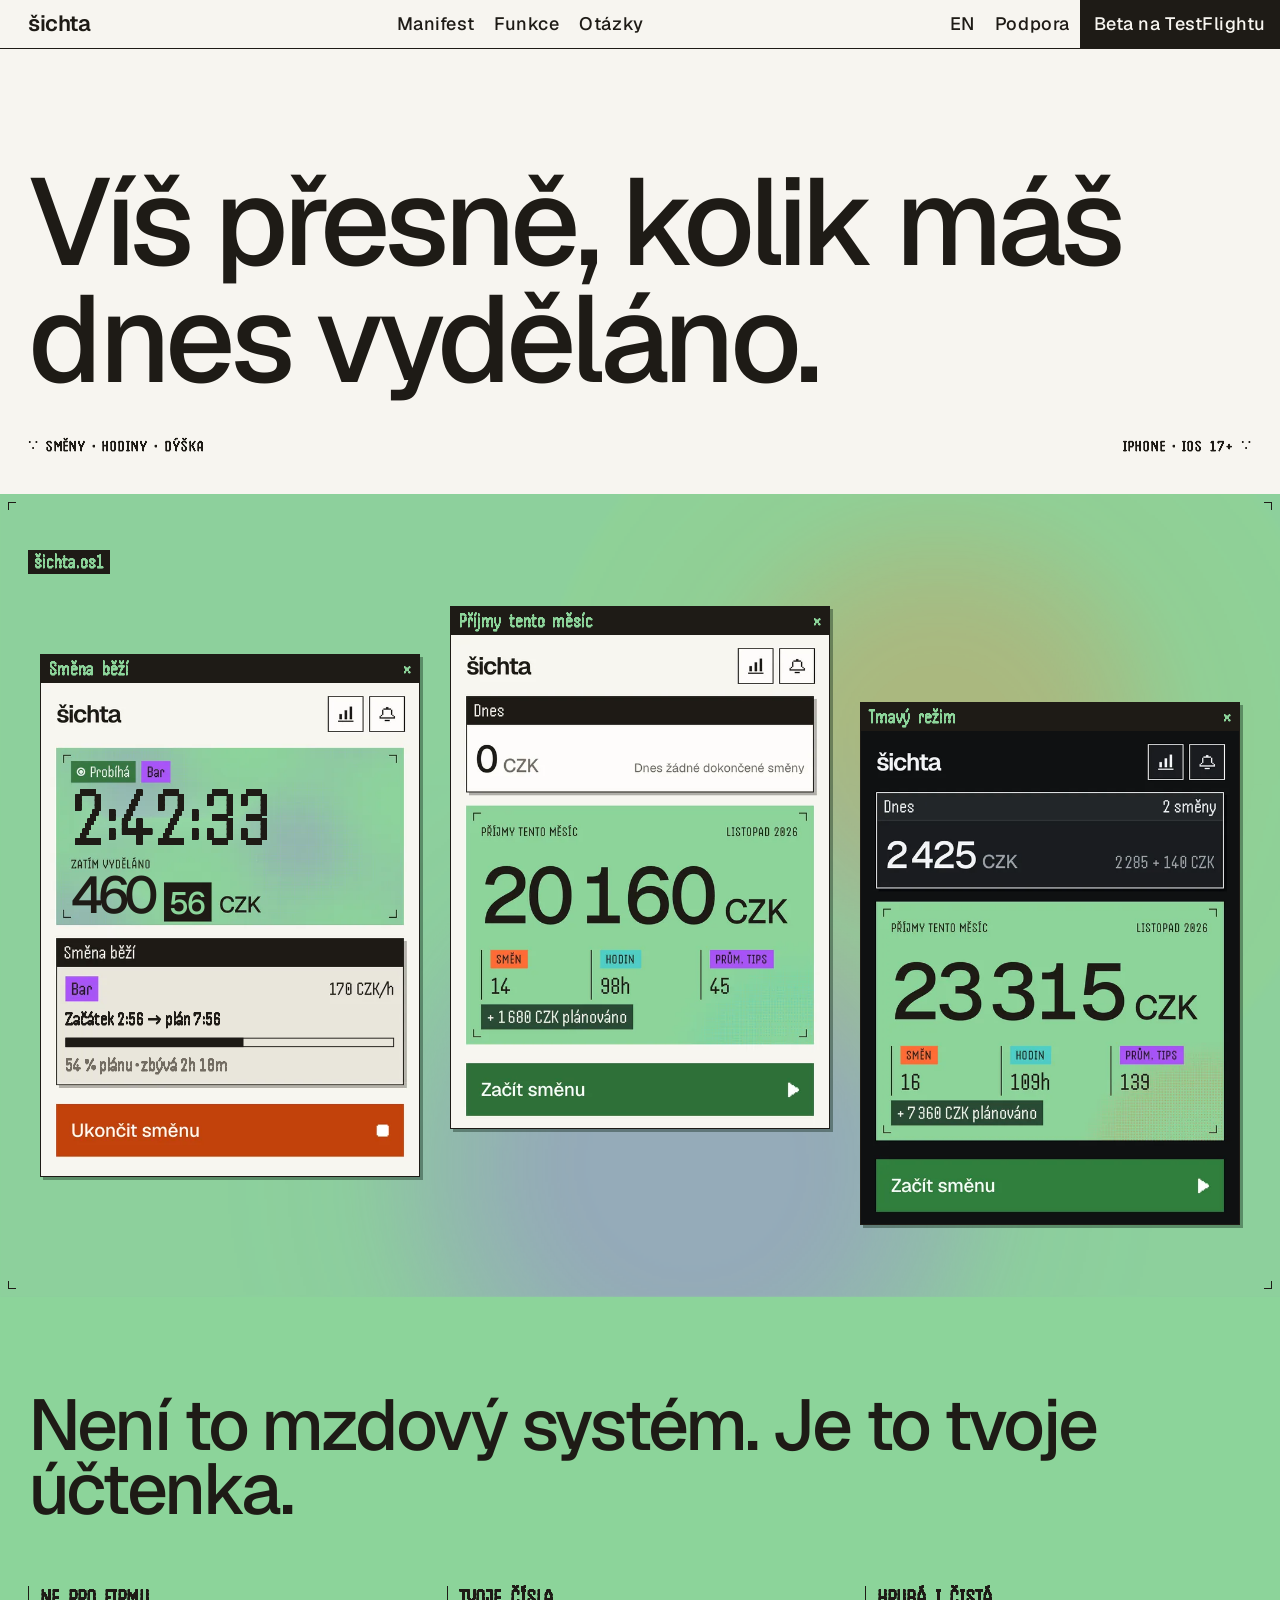
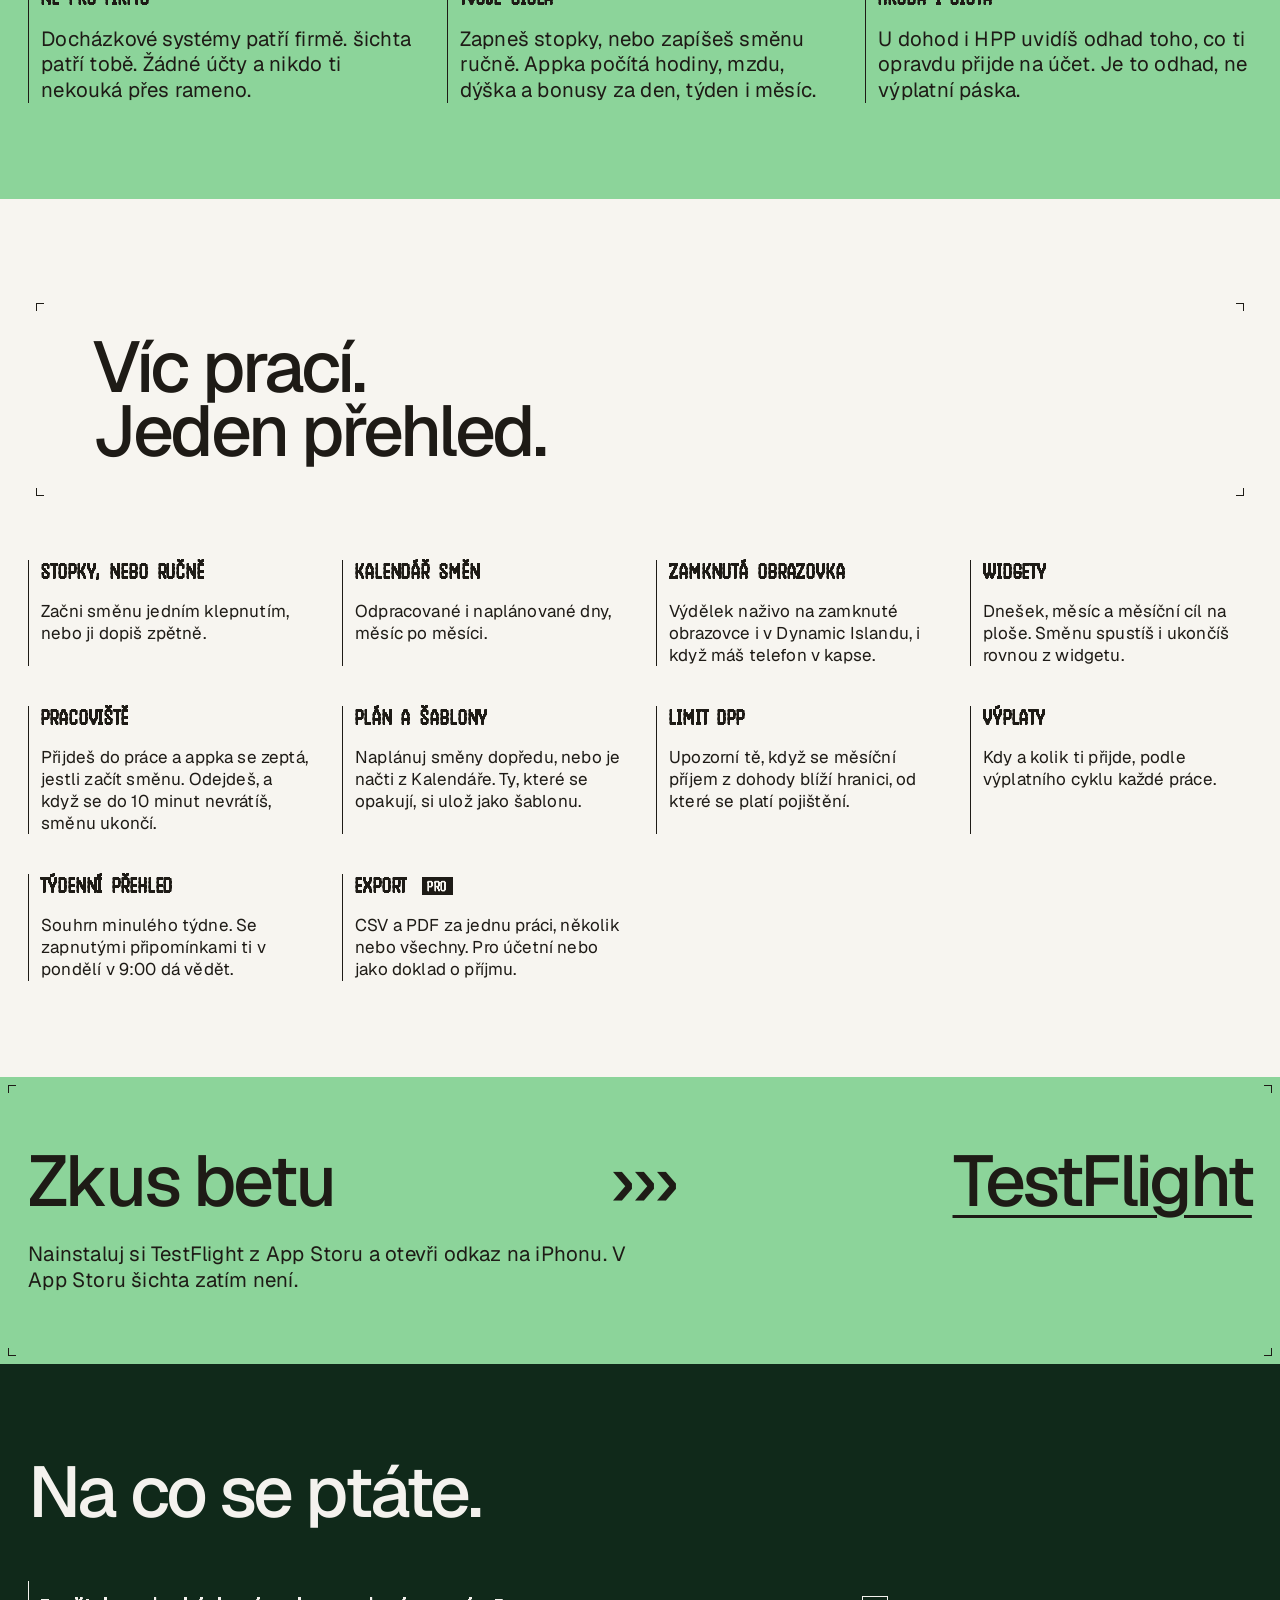
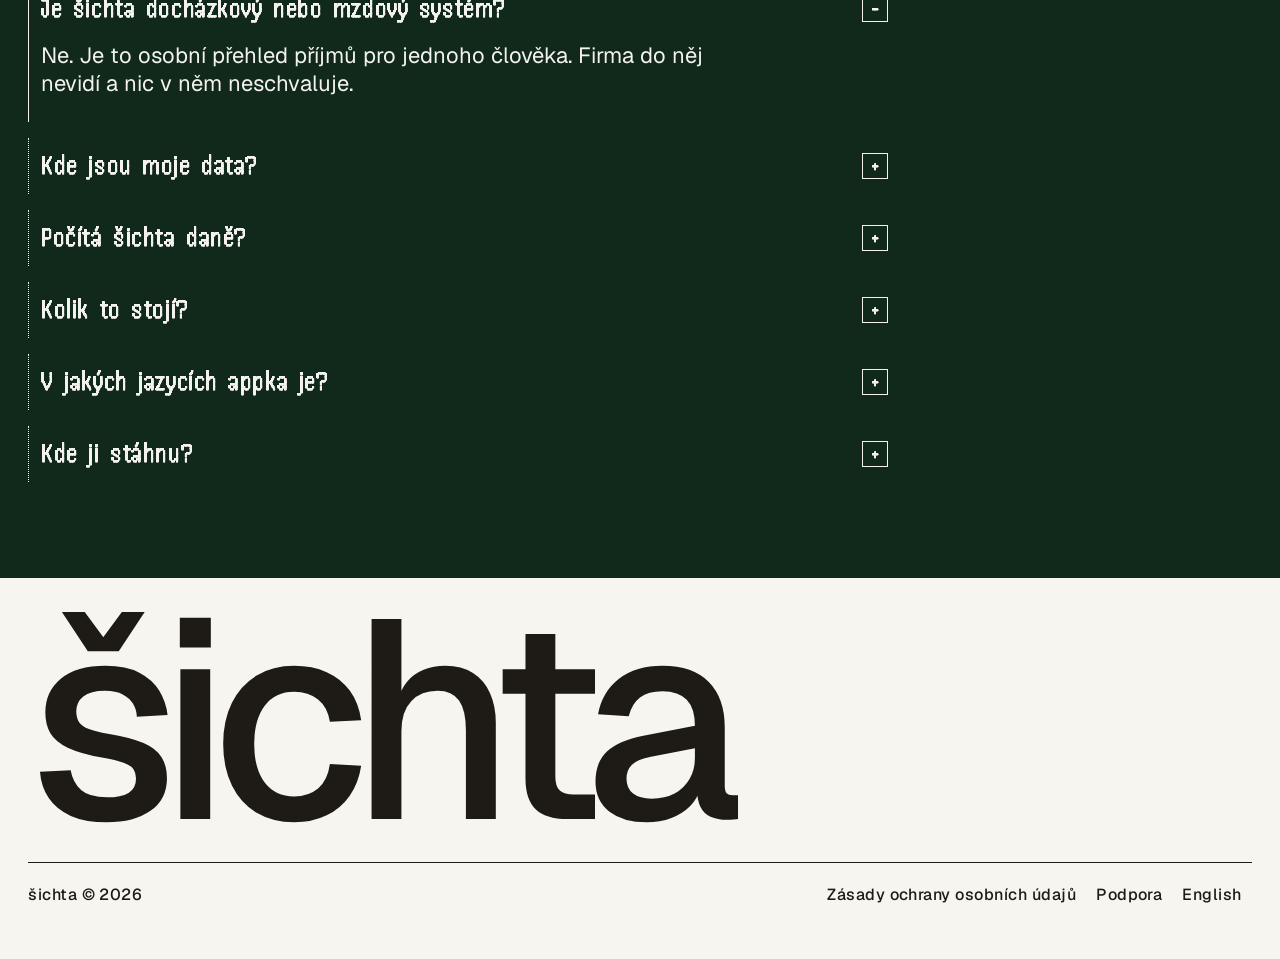
<file: index.html>
<!doctype html>
<html lang="cs">
<head>
<meta charset="utf-8">
<meta name="viewport" content="width=device-width, initial-scale=1">
<title>šichta — víš přesně, kolik máš dnes vyděláno</title>
<meta name="description" content="šichta je osobní přehled směn a výdělku pro brigády, dohody i HPP. Stopky, dýška, odhad čisté mzdy, výplaty a widgety. Beta pro iPhone na TestFlightu.">
<link rel="canonical" href="https://theanhgen.github.io/sichta-legal/">
<link rel="alternate" hreflang="cs" href="https://theanhgen.github.io/sichta-legal/">
<link rel="alternate" hreflang="en" href="https://theanhgen.github.io/sichta-legal/index.en.html">
<link rel="alternate" hreflang="x-default" href="https://theanhgen.github.io/sichta-legal/">
<meta name="theme-color" content="#F7F5F0" media="(prefers-color-scheme: light)">
<meta name="theme-color" content="#0F1113" media="(prefers-color-scheme: dark)">
<meta name="color-scheme" content="light dark">
<meta name="darkreader-lock">
<meta property="og:type" content="website">
<meta property="og:site_name" content="šichta">
<meta property="og:locale" content="cs_CZ">
<meta property="og:title" content="šichta — víš přesně, kolik máš dnes vyděláno">
<meta property="og:description" content="šichta je osobní přehled směn a výdělku pro brigády, dohody i HPP. Stopky, dýška, odhad čisté mzdy, výplaty a widgety. Beta pro iPhone na TestFlightu.">
<meta property="og:url" content="https://theanhgen.github.io/sichta-legal/">
<meta property="og:image" content="https://theanhgen.github.io/sichta-legal/assets/img/og-cs.png?v=6">
<meta property="og:image:width" content="1200">
<meta property="og:image:height" content="630">
<meta property="og:image:alt" content="šichta — osobní přehled směn a výdělku">
<meta name="twitter:card" content="summary_large_image">
<link rel="icon" type="image/png" sizes="32x32" href="assets/img/favicon-32.png">
<link rel="apple-touch-icon" href="assets/img/apple-touch-icon.png">
<link rel="preload" href="assets/fonts/Geist-Medium.woff2" as="font" type="font/woff2" crossorigin>
<link rel="preload" href="assets/fonts/Handjet-Medium.woff2" as="font" type="font/woff2" crossorigin>
<link rel="stylesheet" href="assets/site.css?v=10">
<script src="assets/site.js?v=9" defer></script>
</head>
<body>
<a class="skip" href="#main">Přeskočit na obsah</a>
<header class="nav">
<a class="brand" href="#top">šichta</a>
<nav class="grp sections" aria-label="Sekce">
<a href="#manifest">Manifest</a>
<a href="#funkce">Funkce</a>
<a href="#otazky">Otázky</a>
</nav>
<div class="grp">
<a href="index.en.html" hreflang="en" lang="en" title="English">EN</a>
<a class="wide" href="support.cs.html">Podpora</a>
<a class="cta" href="https://testflight.apple.com/join/hakq1vy3">Beta na TestFlightu</a>
</div>
</header>

<main id="main">
<section id="top" class="hero wrap">
<h1 class="hero-h">Víš přesně, kolik máš <br>dnes vyděláno.</h1>
<div class="hero-meta">
<span class="mono">∵ směny · hodiny · dýška</span>
<span class="mono">iPhone · iOS 17+ ∵</span>
</div>
</section>

<section class="stage-sec blk dots crop wrap" data-shader="2" data-colors="#A855F7,#FF6B35" data-alpha="0.5" aria-label="Snímky obrazovky z aplikace">
<span class="tk tl"></span><span class="tk tr"></span><span class="tk bl"></span><span class="tk br"></span>
<div class="dither" style="right: -160px; bottom: -200px; width: 720px; height: 720px"></div>
<div class="dither" style="left: -220px; top: 120px; width: 520px; height: 520px"></div>
<div style="position: relative; margin-bottom: 32px"><span class="chip">šichta.os1</span></div>
<div class="stage">
<figure class="win">
<figcaption class="win-bar"><span>Směna běží</span><span aria-hidden="true">×</span></figcaption>
<div class="live" data-live="cs">
<img src="assets/img/run-cs.webp?v=5" data-live-src="assets/img/run-cs-live.webp?v=5" width="640" height="836" alt="Běžící směna: čas, zatím vyděláno 460 CZK, 170 CZK/h, 54 % plánu" decoding="async">
<svg class="live-ov" viewBox="0 165 1206 1575" aria-hidden="true" focusable="false">
<text class="lv-timer" data-k="timer" x="96" y="680">2:42:27</text>
<text class="lv-int" data-k="int" x="96.4" y="900">460</text>
<svg class="lv-cents" x="395" y="805" width="146" height="119" viewBox="0 0 146 119" overflow="hidden"><g class="lv-roll" data-k="c0"></g><g class="lv-roll" data-k="c1"></g></svg>
<text class="lv-line" data-k="start" x="77.5" y="1257.8"></text>
<rect class="lv-fill" data-k="fill" x="78" y="1298" width="570" height="30"/>
<rect class="lv-frame" x="79.5" y="1299.5" width="1047" height="27"/>
<text class="lv-line lv-muted" data-k="pct" x="77.7" y="1403.7"></text>
</svg>
</div>
</figure>
<figure class="win">
<figcaption class="win-bar"><span>Příjmy tento měsíc</span><span aria-hidden="true">×</span></figcaption>
<img src="assets/img/month-cs.webp?v=5" width="640" height="836" alt="Domovská obrazovka: příjmy tento měsíc 20 160 CZK, 14 směn, 98 hodin" loading="lazy" decoding="async">
</figure>
<figure class="win">
<figcaption class="win-bar"><span>Tmavý režim</span><span aria-hidden="true">×</span></figcaption>
<img src="assets/img/dark-cs.webp?v=5" width="640" height="836" alt="Domovská obrazovka v tmavém režimu: dnes 2 425 CZK, měsíc 23 315 CZK, naplánované směny" loading="lazy" decoding="async">
</figure>
</div>
</section>

<section id="manifest" class="sec blk wrap">
<h2 class="sec-h" style="max-width: 1100px">Není to mzdový systém. Je to tvoje účtenka.</h2>
<div class="cols" style="margin-top: 64px">
<div class="rule">
<h3 class="mono">Ne pro firmu</h3>
<p class="lead">Docházkové systémy patří firmě. šichta patří tobě. Žádné účty a nikdo ti nekouká přes rameno.</p>
</div>
<div class="rule">
<h3 class="mono">Tvoje čísla</h3>
<p class="lead">Zapneš stopky, nebo zapíšeš směnu ručně. Appka počítá hodiny, mzdu, dýška a bonusy za den, týden i měsíc.</p>
</div>
<div class="rule">
<h3 class="mono">Hrubá i čistá</h3>
<p class="lead">U dohod i HPP uvidíš odhad toho, co ti opravdu přijde na účet. Je to odhad, ne výplatní páska.</p>
</div>
</div>
</section>

<section id="funkce" class="sec wrap">
<div class="crop" style="padding: 40px clamp(16px, 5vw, 80px)">
<span class="tk tl"></span><span class="tk tr"></span><span class="tk bl"></span><span class="tk br"></span>
<h2 class="sec-h">Víc prací.<br>Jeden přehled.</h2>
</div>
<div class="cols cols-f" style="margin-top: 56px">
<div class="rule">
<h3 class="mono">Stopky, nebo ručně</h3>
<p class="body">Začni směnu jedním klepnutím, nebo ji dopiš zpětně.</p>
</div>
<div class="rule">
<h3 class="mono">Kalendář směn</h3>
<p class="body">Odpracované i naplánované dny, měsíc po měsíci.</p>
</div>
<div class="rule">
<h3 class="mono">Zamknutá obrazovka</h3>
<p class="body">Výdělek naživo na zamknuté obrazovce i v Dynamic Islandu, i když máš telefon v kapse.</p>
</div>
<div class="rule">
<h3 class="mono">Widgety</h3>
<p class="body">Dnešek, měsíc a měsíční cíl na ploše. Směnu spustíš i ukončíš rovnou z widgetu.</p>
</div>
<div class="rule">
<h3 class="mono">Pracoviště</h3>
<p class="body">Přijdeš do práce a appka se zeptá, jestli začít směnu. Odejdeš, a když se do 10 minut nevrátíš, směnu ukončí.</p>
</div>
<div class="rule">
<h3 class="mono">Plán a šablony</h3>
<p class="body">Naplánuj směny dopředu, nebo je načti z Kalendáře. Ty, které se opakují, si ulož jako šablonu.</p>
</div>
<div class="rule">
<h3 class="mono">Limit DPP</h3>
<p class="body">Upozorní tě, když se měsíční příjem z dohody blíží hranici, od které se platí pojištění.</p>
</div>
<div class="rule">
<h3 class="mono">Výplaty</h3>
<p class="body">Kdy a kolik ti přijde, podle výplatního cyklu každé práce.</p>
</div>
<div class="rule">
<h3 class="mono">Týdenní přehled</h3>
<p class="body">Souhrn minulého týdne. Se zapnutými připomínkami ti v pondělí v 9:00 dá vědět.</p>
</div>
<div class="rule">
<h3 class="mono">Export <span class="chip chip-pro">Pro</span></h3>
<p class="body">CSV a PDF za jednu práci, několik nebo všechny. Pro účetní nebo jako doklad o příjmu.</p>
</div>
</div>
</section>

<section id="beta" class="beta blk crop wrap">
<span class="tk tl"></span><span class="tk tr"></span><span class="tk bl"></span><span class="tk br"></span>
<div class="beta-row">
<h2 class="sec-h">Zkus betu</h2>
<span class="sec-h" aria-hidden="true">›››</span>
<a class="sec-h" href="https://testflight.apple.com/join/hakq1vy3">TestFlight</a>
</div>
<p class="lead">Nainstaluj si TestFlight z App Storu a otevři odkaz na iPhonu. V App Storu šichta zatím není.</p>
</section>

<section id="otazky" class="sec night wrap">
<h2 class="sec-h">Na co se ptáte.</h2>
<div class="faqs">
<details class="faq" open>
<summary>Je šichta docházkový nebo mzdový systém?</summary>
<p>Ne. Je to osobní přehled příjmů pro jednoho člověka. Firma do něj nevidí a nic v něm neschvaluje.</p>
</details>
<details class="faq">
<summary>Kde jsou moje data?</summary>
<p>V telefonu a jako záloha ve tvém iCloudu. Když zapneš AI Sync, posílají se směny i na server šichty. Appka posílá anonymní statistiky používání na vlastní server, bez reklamních sítí, a dají se vypnout v Nastavení. Podrobnosti jsou v <a href="privacy-policy.cs.html">zásadách ochrany osobních údajů</a>.</p>
</details>
<details class="faq">
<summary>Počítá šichta daně?</summary>
<p>Odhaduje čistou mzdu pro DPP, DPČ a HPP. Je to odhad, ne výplatní páska.</p>
</details>
<details class="faq">
<summary>Kolik to stojí?</summary>
<p>Základ je zdarma. Historie a kalendář v něm ukazují aktuální a tři předchozí měsíce. Pro odemkne celou historii a export do CSV a PDF. Cenu Pro oznámíme před vydáním v App Storu.</p>
</details>
<details class="faq">
<summary>V jakých jazycích appka je?</summary>
<p>Česky a anglicky. Vietnamština, ukrajinština a ruština jsou v betě.</p>
</details>
<details class="faq">
<summary>Kde ji stáhnu?</summary>
<p>Zatím jako betu přes <a href="https://testflight.apple.com/join/hakq1vy3">TestFlight</a>. V App Storu bude později.</p>
</details>
</div>
</section>
</main>

<footer class="foot wrap">
<div class="wordmark" aria-hidden="true">šichta</div>
<div class="nav">
<span>šichta © 2026</span>
<div class="grp">
<a href="privacy-policy.cs.html">Zásady ochrany osobních údajů</a>
<a href="support.cs.html">Podpora</a>
<a href="index.en.html" hreflang="en" lang="en">English</a>
</div>
</div>
</footer>
</body>
</html>
</file>
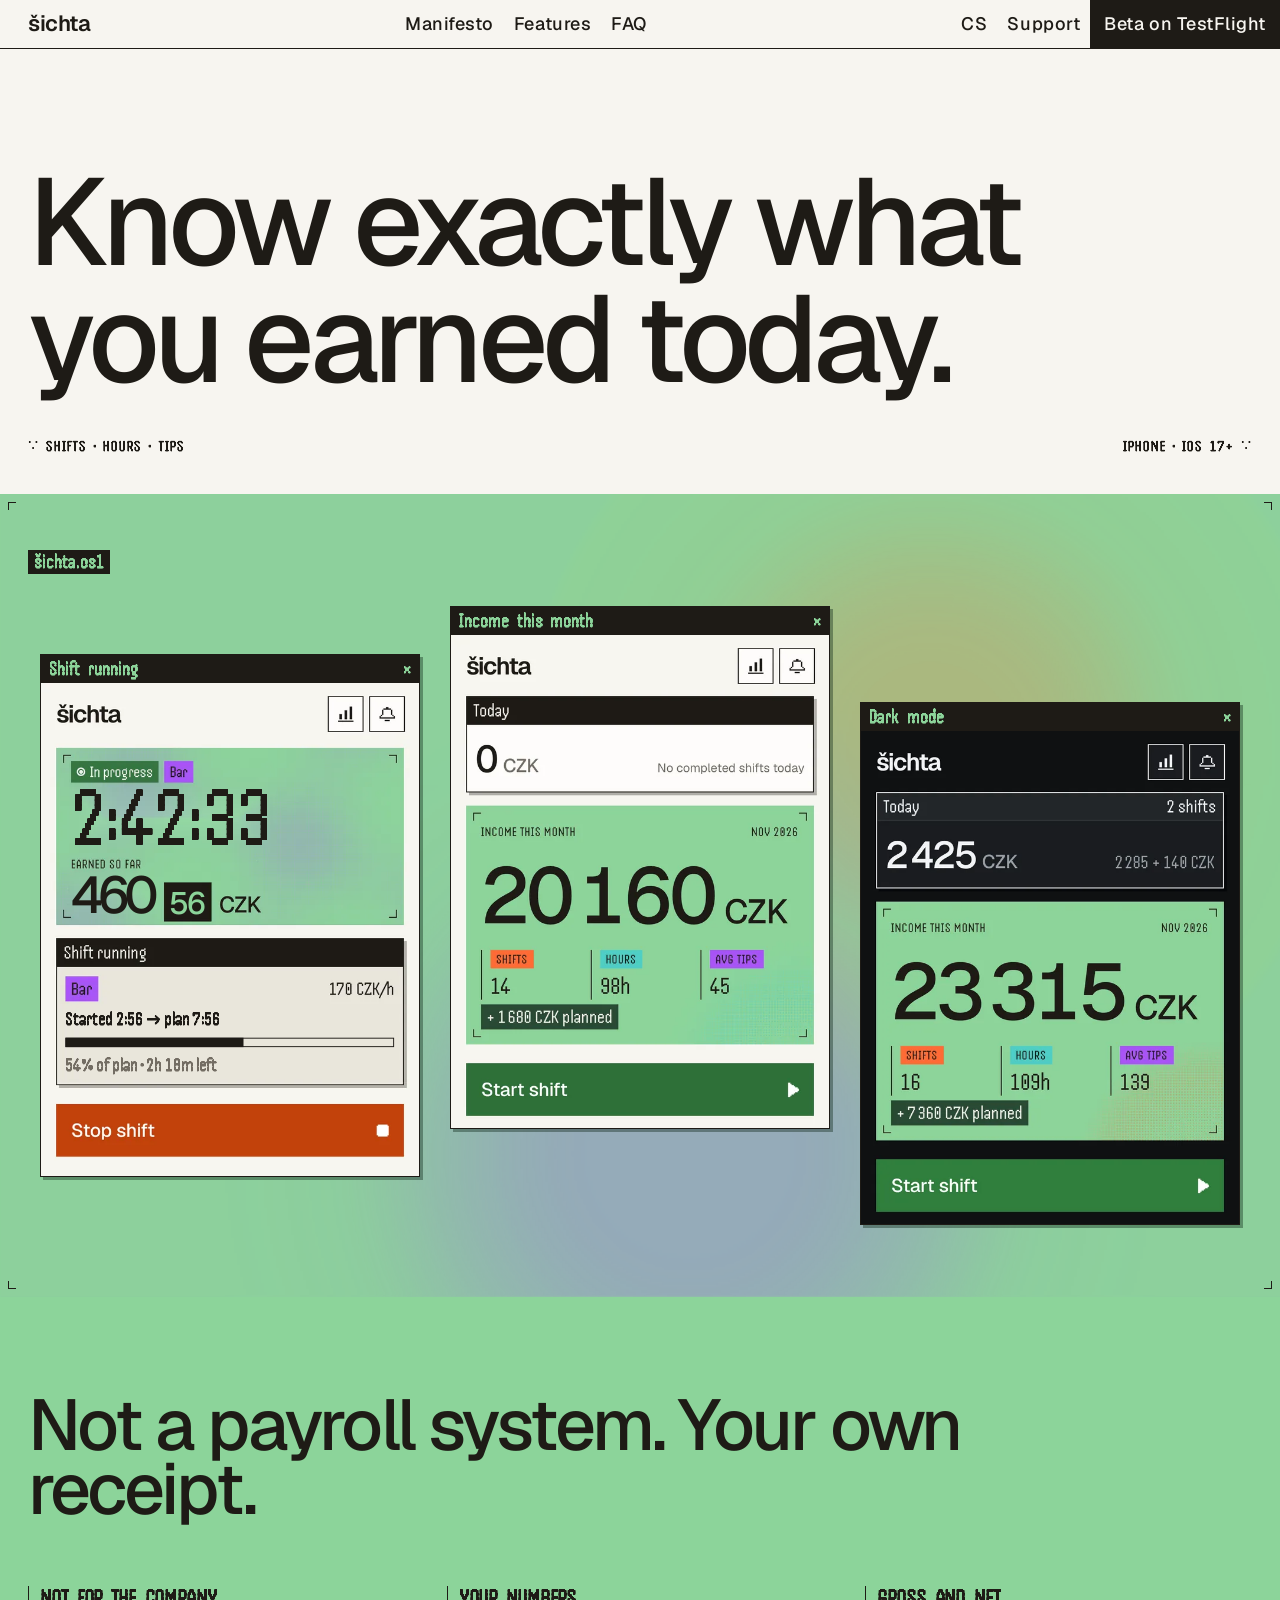
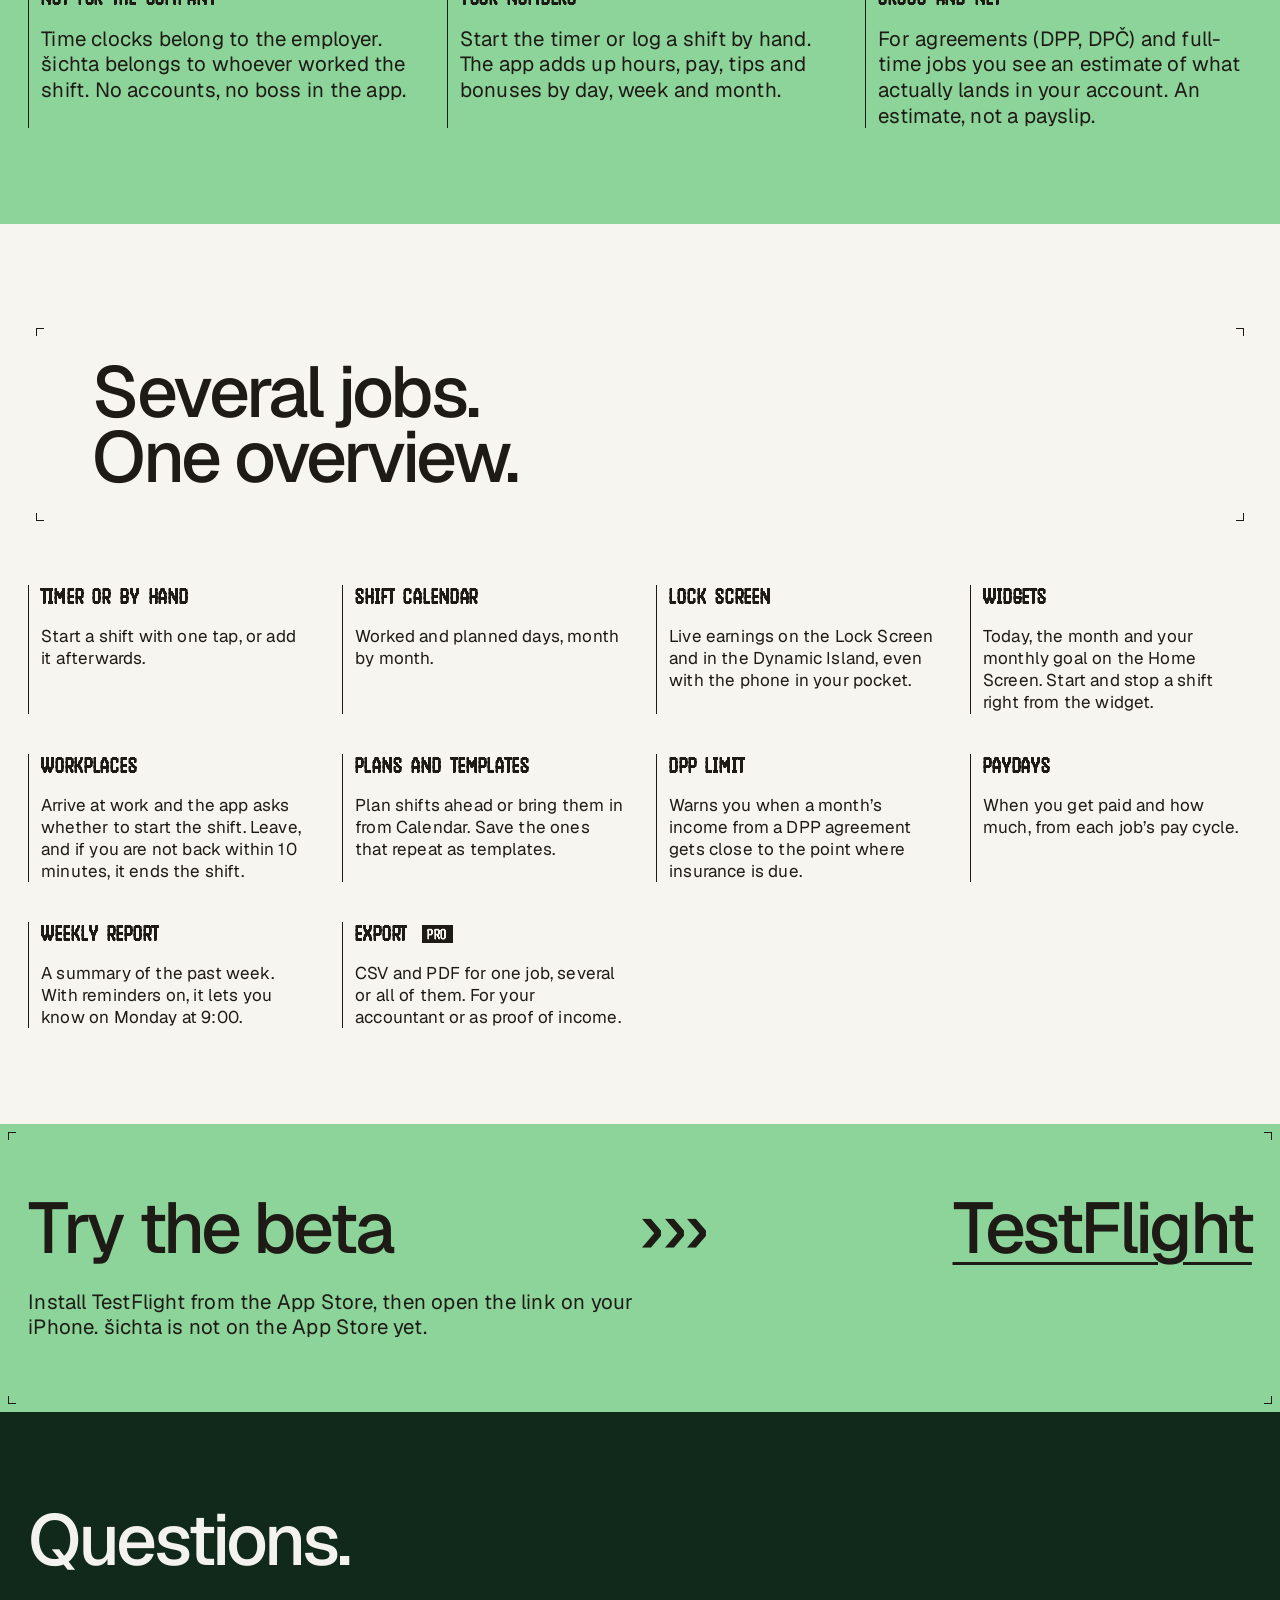
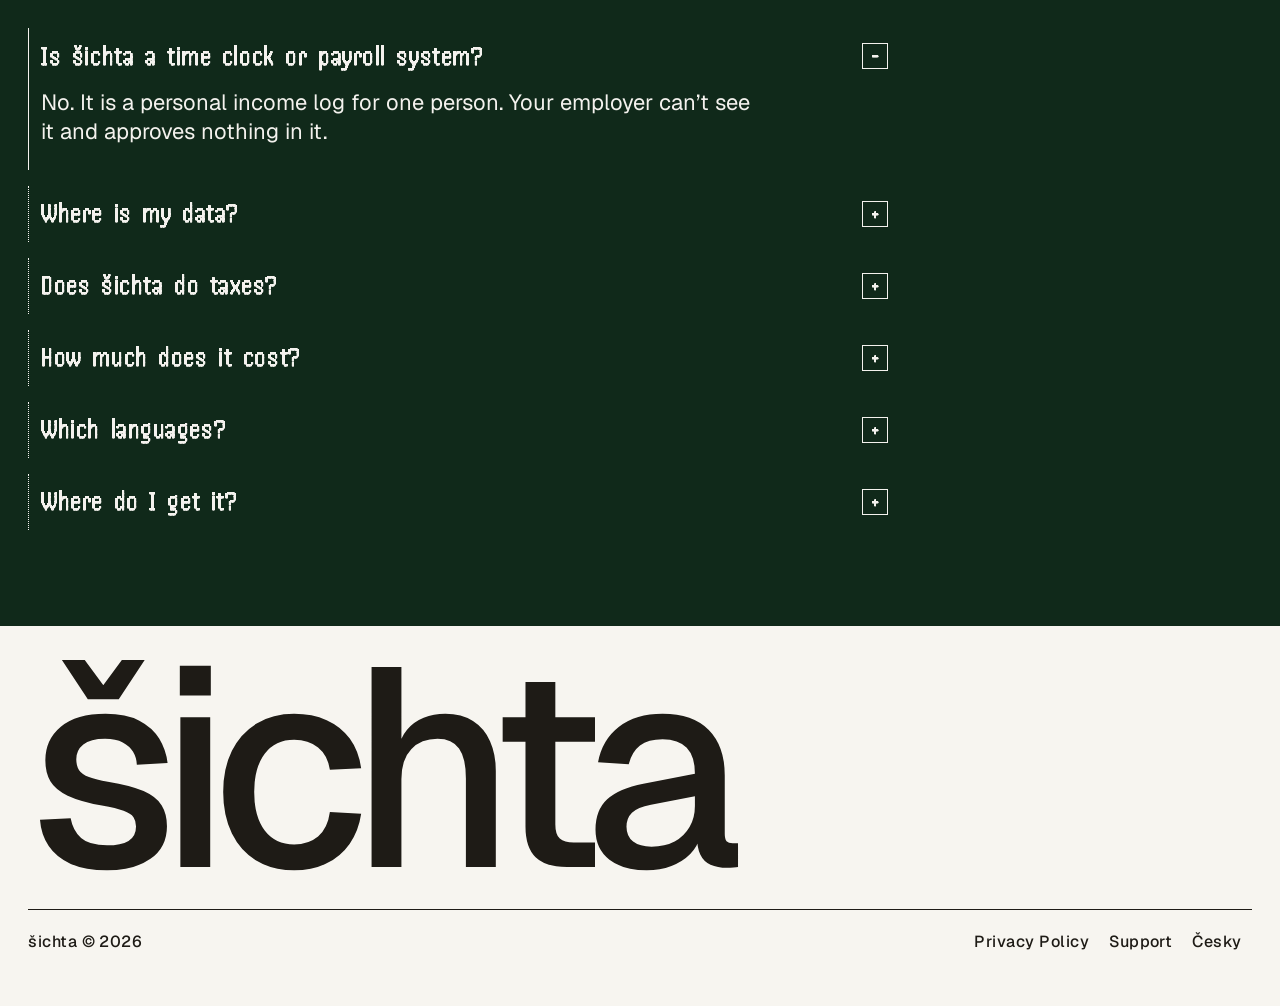
<file: index.en.html>
<!doctype html>
<html lang="en">
<head>
<meta charset="utf-8">
<meta name="viewport" content="width=device-width, initial-scale=1">
<title>šichta — know exactly what you earned today</title>
<meta name="description" content="šichta is a personal log of your shifts and earnings for side jobs, agreements and full-time work. Timer, tips, net pay estimate, paydays and widgets. iPhone beta on TestFlight.">
<link rel="canonical" href="https://theanhgen.github.io/sichta-legal/index.en.html">
<link rel="alternate" hreflang="cs" href="https://theanhgen.github.io/sichta-legal/">
<link rel="alternate" hreflang="en" href="https://theanhgen.github.io/sichta-legal/index.en.html">
<link rel="alternate" hreflang="x-default" href="https://theanhgen.github.io/sichta-legal/">
<meta name="theme-color" content="#F7F5F0" media="(prefers-color-scheme: light)">
<meta name="theme-color" content="#0F1113" media="(prefers-color-scheme: dark)">
<meta name="color-scheme" content="light dark">
<meta name="darkreader-lock">
<meta property="og:type" content="website">
<meta property="og:site_name" content="šichta">
<meta property="og:locale" content="en_US">
<meta property="og:title" content="šichta — know exactly what you earned today">
<meta property="og:description" content="šichta is a personal log of your shifts and earnings for side jobs, agreements and full-time work. Timer, tips, net pay estimate, paydays and widgets. iPhone beta on TestFlight.">
<meta property="og:url" content="https://theanhgen.github.io/sichta-legal/index.en.html">
<meta property="og:image" content="https://theanhgen.github.io/sichta-legal/assets/img/og-en.png?v=6">
<meta property="og:image:width" content="1200">
<meta property="og:image:height" content="630">
<meta property="og:image:alt" content="šichta — your personal log of shifts and earnings">
<meta name="twitter:card" content="summary_large_image">
<link rel="icon" type="image/png" sizes="32x32" href="assets/img/favicon-32.png">
<link rel="apple-touch-icon" href="assets/img/apple-touch-icon.png">
<link rel="preload" href="assets/fonts/Geist-Medium.woff2" as="font" type="font/woff2" crossorigin>
<link rel="preload" href="assets/fonts/Handjet-Medium.woff2" as="font" type="font/woff2" crossorigin>
<link rel="stylesheet" href="assets/site.css?v=10">
<script src="assets/site.js?v=9" defer></script>
</head>
<body>
<a class="skip" href="#main">Skip to content</a>
<header class="nav">
<a class="brand" href="#top">šichta</a>
<nav class="grp sections" aria-label="Sections">
<a href="#manifest">Manifesto</a>
<a href="#features">Features</a>
<a href="#faq">FAQ</a>
</nav>
<div class="grp">
<a href="index.html" hreflang="cs" lang="cs" title="Česky">CS</a>
<a class="wide" href="support.en.html">Support</a>
<a class="cta" href="https://testflight.apple.com/join/hakq1vy3">Beta on TestFlight</a>
</div>
</header>

<main id="main">
<section id="top" class="hero wrap">
<h1 class="hero-h">Know exactly what <br>you earned today.</h1>
<div class="hero-meta">
<span class="mono">∵ shifts · hours · tips</span>
<span class="mono">iPhone · iOS 17+ ∵</span>
</div>
</section>

<section class="stage-sec blk dots crop wrap" data-shader="2" data-colors="#A855F7,#FF6B35" data-alpha="0.5" aria-label="Screenshots of the app">
<span class="tk tl"></span><span class="tk tr"></span><span class="tk bl"></span><span class="tk br"></span>
<div class="dither" style="right: -160px; bottom: -200px; width: 720px; height: 720px"></div>
<div class="dither" style="left: -220px; top: 120px; width: 520px; height: 520px"></div>
<div style="position: relative; margin-bottom: 32px"><span class="chip">šichta.os1</span></div>
<div class="stage">
<figure class="win">
<figcaption class="win-bar"><span>Shift running</span><span aria-hidden="true">×</span></figcaption>
<div class="live" data-live="en">
<img src="assets/img/run-en.webp?v=5" data-live-src="assets/img/run-en-live.webp?v=5" width="640" height="836" alt="A running shift: timer, 460 CZK earned so far, 170 CZK/h, 54% of plan" decoding="async">
<svg class="live-ov" viewBox="0 165 1206 1575" aria-hidden="true" focusable="false">
<text class="lv-timer" data-k="timer" x="96" y="680">2:42:27</text>
<text class="lv-int" data-k="int" x="96.4" y="900">460</text>
<svg class="lv-cents" x="395" y="805" width="146" height="119" viewBox="0 0 146 119" overflow="hidden"><g class="lv-roll" data-k="c0"></g><g class="lv-roll" data-k="c1"></g></svg>
<text class="lv-line" data-k="start" x="77.5" y="1257.8"></text>
<rect class="lv-fill" data-k="fill" x="78" y="1298" width="570" height="30"/>
<rect class="lv-frame" x="79.5" y="1299.5" width="1047" height="27"/>
<text class="lv-line lv-muted" data-k="pct" x="77.7" y="1403.7"></text>
</svg>
</div>
</figure>
<figure class="win">
<figcaption class="win-bar"><span>Income this month</span><span aria-hidden="true">×</span></figcaption>
<img src="assets/img/month-en.webp?v=5" width="640" height="836" alt="Home screen: income this month 20,160 CZK, 14 shifts, 98 hours" loading="lazy" decoding="async">
</figure>
<figure class="win">
<figcaption class="win-bar"><span>Dark mode</span><span aria-hidden="true">×</span></figcaption>
<img src="assets/img/dark-en.webp?v=5" width="640" height="836" alt="Home screen in dark mode: today 2,425 CZK, month 23,315 CZK, upcoming planned shifts" loading="lazy" decoding="async">
</figure>
</div>
</section>

<section id="manifest" class="sec blk wrap">
<h2 class="sec-h" style="max-width: 1100px">Not a payroll system. Your own receipt.</h2>
<div class="cols" style="margin-top: 64px">
<div class="rule">
<h3 class="mono">Not for the company</h3>
<p class="lead">Time clocks belong to the employer. šichta belongs to whoever worked the shift. No accounts, no boss in the app.</p>
</div>
<div class="rule">
<h3 class="mono">Your numbers</h3>
<p class="lead">Start the timer or log a shift by hand. The app adds up hours, pay, tips and bonuses by day, week and month.</p>
</div>
<div class="rule">
<h3 class="mono">Gross and net</h3>
<p class="lead">For agreements (DPP, DPČ) and full-time jobs you see an estimate of what actually lands in your account. An estimate, not a payslip.</p>
</div>
</div>
</section>

<section id="features" class="sec wrap">
<div class="crop" style="padding: 40px clamp(16px, 5vw, 80px)">
<span class="tk tl"></span><span class="tk tr"></span><span class="tk bl"></span><span class="tk br"></span>
<h2 class="sec-h">Several jobs.<br>One overview.</h2>
</div>
<div class="cols cols-f" style="margin-top: 56px">
<div class="rule">
<h3 class="mono">Timer or by hand</h3>
<p class="body">Start a shift with one tap, or add it afterwards.</p>
</div>
<div class="rule">
<h3 class="mono">Shift calendar</h3>
<p class="body">Worked and planned days, month by month.</p>
</div>
<div class="rule">
<h3 class="mono">Lock Screen</h3>
<p class="body">Live earnings on the Lock Screen and in the Dynamic Island, even with the phone in your pocket.</p>
</div>
<div class="rule">
<h3 class="mono">Widgets</h3>
<p class="body">Today, the month and your monthly goal on the Home Screen. Start and stop a shift right from the widget.</p>
</div>
<div class="rule">
<h3 class="mono">Workplaces</h3>
<p class="body">Arrive at work and the app asks whether to start the shift. Leave, and if you are not back within 10 minutes, it ends the shift.</p>
</div>
<div class="rule">
<h3 class="mono">Plans and templates</h3>
<p class="body">Plan shifts ahead or bring them in from Calendar. Save the ones that repeat as templates.</p>
</div>
<div class="rule">
<h3 class="mono">DPP limit</h3>
<p class="body">Warns you when a month’s income from a DPP agreement gets close to the point where insurance is due.</p>
</div>
<div class="rule">
<h3 class="mono">Paydays</h3>
<p class="body">When you get paid and how much, from each job’s pay cycle.</p>
</div>
<div class="rule">
<h3 class="mono">Weekly report</h3>
<p class="body">A summary of the past week. With reminders on, it lets you know on Monday at 9:00.</p>
</div>
<div class="rule">
<h3 class="mono">Export <span class="chip chip-pro">Pro</span></h3>
<p class="body">CSV and PDF for one job, several or all of them. For your accountant or as proof of income.</p>
</div>
</div>
</section>

<section id="beta" class="beta blk crop wrap">
<span class="tk tl"></span><span class="tk tr"></span><span class="tk bl"></span><span class="tk br"></span>
<div class="beta-row">
<h2 class="sec-h">Try the beta</h2>
<span class="sec-h" aria-hidden="true">›››</span>
<a class="sec-h" href="https://testflight.apple.com/join/hakq1vy3">TestFlight</a>
</div>
<p class="lead">Install TestFlight from the App Store, then open the link on your iPhone. šichta is not on the App Store yet.</p>
</section>

<section id="faq" class="sec night wrap">
<h2 class="sec-h">Questions.</h2>
<div class="faqs">
<details class="faq" open>
<summary>Is šichta a time clock or payroll system?</summary>
<p>No. It is a personal income log for one person. Your employer can’t see it and approves nothing in it.</p>
</details>
<details class="faq">
<summary>Where is my data?</summary>
<p>On your phone, with a backup in your iCloud. If you turn on AI Sync, shifts are also sent to šichta’s server. The app sends anonymous usage statistics to its own server, with no ad networks, and you can turn them off in Settings. Details are in the <a href="privacy-policy.en.html">Privacy Policy</a>.</p>
</details>
<details class="faq">
<summary>Does šichta do taxes?</summary>
<p>It estimates net pay for DPP, DPČ and full-time (HPP) jobs in the Czech Republic. An estimate, not a payslip.</p>
</details>
<details class="faq">
<summary>How much does it cost?</summary>
<p>The basics are free; history and the calendar show the current month and the three before it. Pro unlocks your full history and CSV and PDF export. We’ll announce the Pro price before the App Store release.</p>
</details>
<details class="faq">
<summary>Which languages?</summary>
<p>Czech and English. Vietnamese, Ukrainian and Russian are in beta.</p>
</details>
<details class="faq">
<summary>Where do I get it?</summary>
<p>For now as a beta on <a href="https://testflight.apple.com/join/hakq1vy3">TestFlight</a>. The App Store comes later.</p>
</details>
</div>
</section>
</main>

<footer class="foot wrap">
<div class="wordmark" aria-hidden="true">šichta</div>
<div class="nav">
<span>šichta © 2026</span>
<div class="grp">
<a href="privacy-policy.en.html">Privacy Policy</a>
<a href="support.en.html">Support</a>
<a href="index.html" hreflang="cs" lang="cs">Česky</a>
</div>
</div>
</footer>
</body>
</html>
</file>
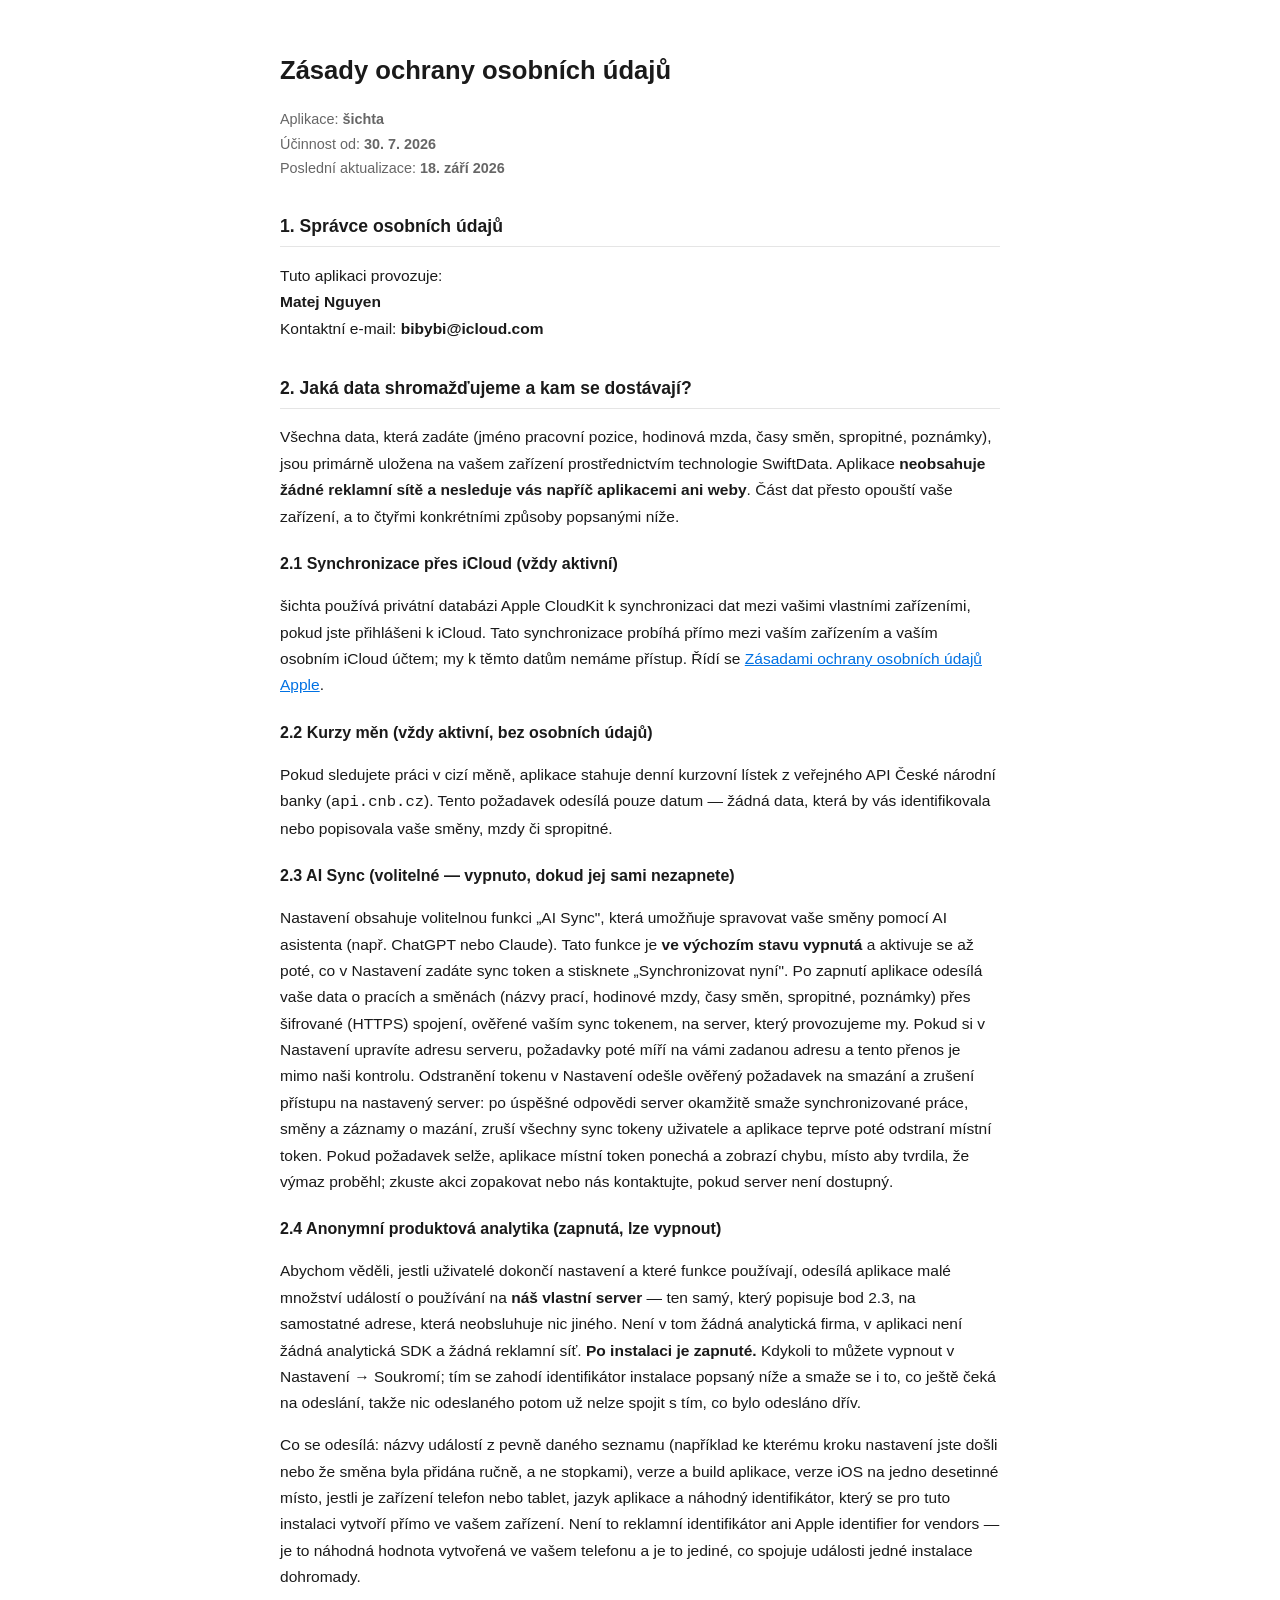
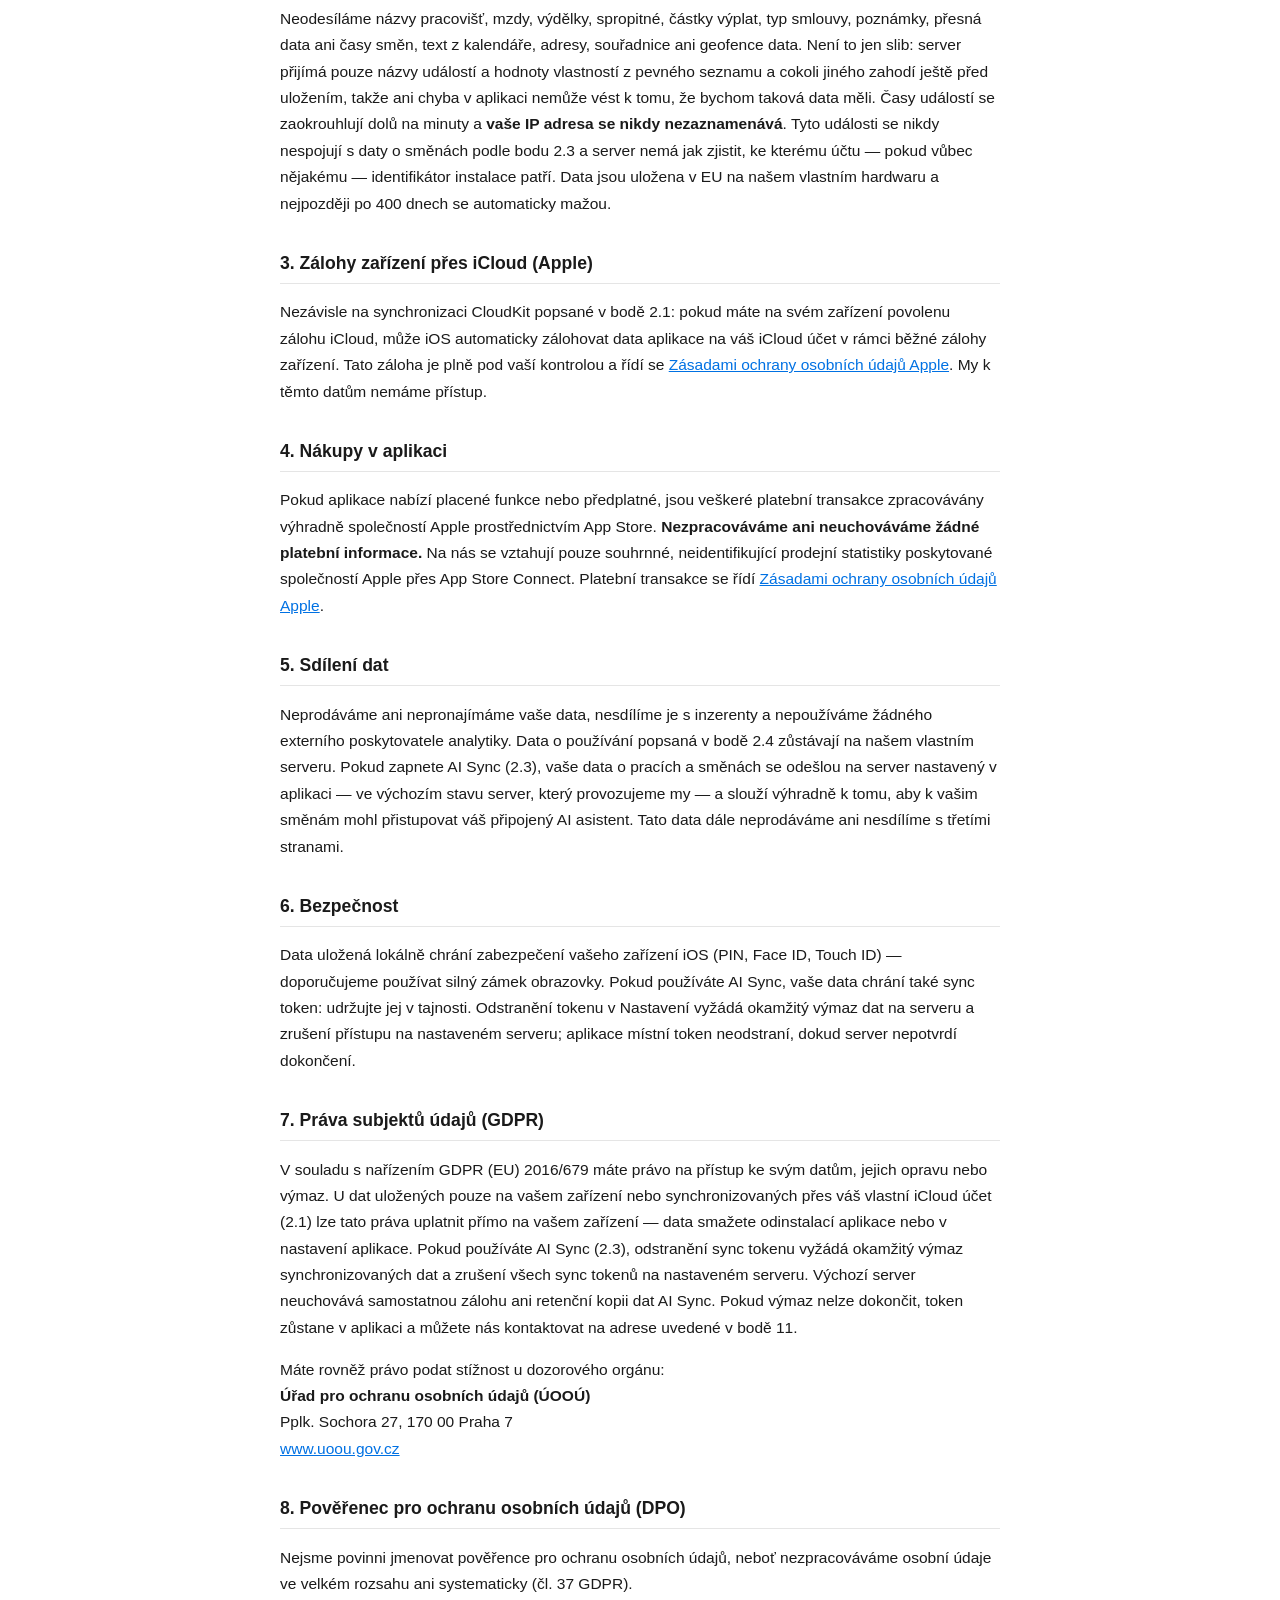
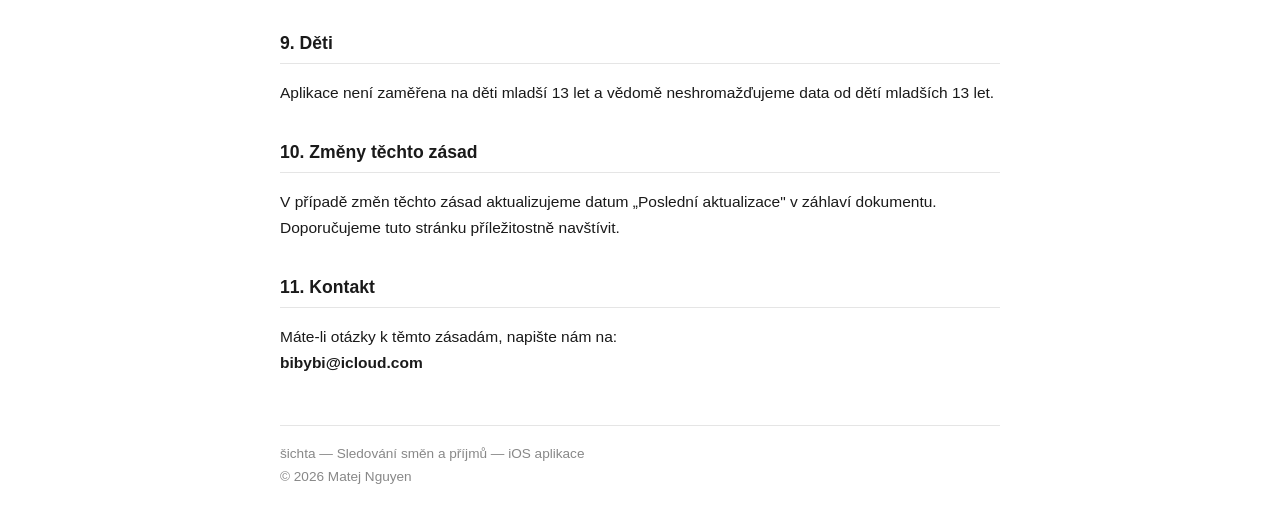
<file: privacy-policy.cs.html>
<!DOCTYPE html>
<html lang="cs">
<head>
  <meta charset="UTF-8">
  <meta name="viewport" content="width=device-width, initial-scale=1.0">
  <title>Zásady ochrany osobních údajů – šichta</title>
  <style>
    body {
      font-family: -apple-system, BlinkMacSystemFont, "Segoe UI", sans-serif;
      max-width: 720px;
      margin: 0 auto;
      padding: 2rem 1.5rem;
      color: #1a1a1a;
      line-height: 1.7;
    }
    h1 { font-size: 1.6rem; margin-bottom: 0.25rem; }
    h2 { font-size: 1.1rem; margin-top: 2rem; border-bottom: 1px solid #e5e5e5; padding-bottom: 0.25rem; }
    p, li { font-size: 0.97rem; }
    .meta { color: #666; font-size: 0.9rem; margin-bottom: 2rem; }
    a { color: #0071e3; }
    footer { margin-top: 3rem; font-size: 0.85rem; color: #888; border-top: 1px solid #e5e5e5; padding-top: 1rem; }
  </style>
</head>
<body>

<h1>Zásady ochrany osobních údajů</h1>
<p class="meta">
  Aplikace: <strong>šichta</strong><br>
  Účinnost od: <strong>30. 7. 2026</strong><br>
  Poslední aktualizace: <strong>18. září 2026</strong>
</p>

<h2>1. Správce osobních údajů</h2>
<p>
  Tuto aplikaci provozuje:<br>
  <strong>Matej Nguyen</strong><br>
  Kontaktní e-mail: <strong>bibybi@icloud.com</strong>
</p>

<h2>2. Jaká data shromažďujeme a kam se dostávají?</h2>
<p>
  Všechna data, která zadáte (jméno pracovní pozice, hodinová mzda, časy směn, spropitné, poznámky), jsou primárně uložena na vašem zařízení prostřednictvím technologie SwiftData. Aplikace <strong>neobsahuje žádné reklamní sítě a nesleduje vás napříč aplikacemi ani weby</strong>. Část dat přesto opouští vaše zařízení, a to čtyřmi konkrétními způsoby popsanými níže.
</p>
<h3 style="font-size:1rem;margin-top:1.25rem;">2.1 Synchronizace přes iCloud (vždy aktivní)</h3>
<p>
  šichta používá privátní databázi Apple CloudKit k synchronizaci dat mezi vašimi vlastními zařízeními, pokud jste přihlášeni k iCloud. Tato synchronizace probíhá přímo mezi vaším zařízením a vaším osobním iCloud účtem; my k těmto datům nemáme přístup. Řídí se
  <a href="https://www.apple.com/legal/privacy/cs/" target="_blank" rel="noopener">Zásadami ochrany osobních údajů Apple</a>.
</p>
<h3 style="font-size:1rem;margin-top:1.25rem;">2.2 Kurzy měn (vždy aktivní, bez osobních údajů)</h3>
<p>
  Pokud sledujete práci v cizí měně, aplikace stahuje denní kurzovní lístek z veřejného API České národní banky (<code>api.cnb.cz</code>). Tento požadavek odesílá pouze datum — žádná data, která by vás identifikovala nebo popisovala vaše směny, mzdy či spropitné.
</p>
<h3 style="font-size:1rem;margin-top:1.25rem;">2.3 AI Sync (volitelné — vypnuto, dokud jej sami nezapnete)</h3>
<p>
  Nastavení obsahuje volitelnou funkci „AI Sync", která umožňuje spravovat vaše směny pomocí AI asistenta (např. ChatGPT nebo Claude). Tato funkce je <strong>ve výchozím stavu vypnutá</strong> a aktivuje se až poté, co v Nastavení zadáte sync token a stisknete „Synchronizovat nyní". Po zapnutí aplikace odesílá vaše data o pracích a směnách (názvy prací, hodinové mzdy, časy směn, spropitné, poznámky) přes šifrované (HTTPS) spojení, ověřené vaším sync tokenem, na server, který provozujeme my. Pokud si v Nastavení upravíte adresu serveru, požadavky poté míří na vámi zadanou adresu a tento přenos je mimo naši kontrolu. Odstranění tokenu v Nastavení odešle ověřený požadavek na smazání a zrušení přístupu na nastavený server: po úspěšné odpovědi server okamžitě smaže synchronizované práce, směny a záznamy o mazání, zruší všechny sync tokeny uživatele a aplikace teprve poté odstraní místní token. Pokud požadavek selže, aplikace místní token ponechá a zobrazí chybu, místo aby tvrdila, že výmaz proběhl; zkuste akci zopakovat nebo nás kontaktujte, pokud server není dostupný.
</p>
<h3 style="font-size:1rem;margin-top:1.25rem;">2.4 Anonymní produktová analytika (zapnutá, lze vypnout)</h3>
<p>
  Abychom věděli, jestli uživatelé dokončí nastavení a které funkce používají, odesílá aplikace malé množství událostí o používání na <strong>náš vlastní server</strong> — ten samý, který popisuje bod 2.3, na samostatné adrese, která neobsluhuje nic jiného. Není v tom žádná analytická firma, v aplikaci není žádná analytická SDK a žádná reklamní síť. <strong>Po instalaci je zapnuté.</strong> Kdykoli to můžete vypnout v Nastavení → Soukromí; tím se zahodí identifikátor instalace popsaný níže a smaže se i to, co ještě čeká na odeslání, takže nic odeslaného potom už nelze spojit s tím, co bylo odesláno dřív.
</p>
<p>
  Co se odesílá: názvy událostí z pevně daného seznamu (například ke kterému kroku nastavení jste došli nebo že směna byla přidána ručně, a ne stopkami), verze a build aplikace, verze iOS na jedno desetinné místo, jestli je zařízení telefon nebo tablet, jazyk aplikace a náhodný identifikátor, který se pro tuto instalaci vytvoří přímo ve vašem zařízení. Není to reklamní identifikátor ani Apple identifier for vendors — je to náhodná hodnota vytvořená ve vašem telefonu a je to jediné, co spojuje události jedné instalace dohromady.
</p>
<p>
  Neodesíláme názvy pracovišť, mzdy, výdělky, spropitné, částky výplat, typ smlouvy, poznámky, přesná data ani časy směn, text z kalendáře, adresy, souřadnice ani geofence data. Není to jen slib: server přijímá pouze názvy událostí a hodnoty vlastností z pevného seznamu a cokoli jiného zahodí ještě před uložením, takže ani chyba v aplikaci nemůže vést k tomu, že bychom taková data měli. Časy událostí se zaokrouhlují dolů na minuty a <strong>vaše IP adresa se nikdy nezaznamenává</strong>. Tyto události se nikdy nespojují s daty o směnách podle bodu 2.3 a server nemá jak zjistit, ke kterému účtu — pokud vůbec nějakému — identifikátor instalace patří. Data jsou uložena v EU na našem vlastním hardwaru a nejpozději po 400 dnech se automaticky mažou.
</p>

<h2>3. Zálohy zařízení přes iCloud (Apple)</h2>
<p>
  Nezávisle na synchronizaci CloudKit popsané v bodě 2.1: pokud máte na svém zařízení povolenu zálohu iCloud, může iOS automaticky zálohovat data aplikace na váš iCloud účet v rámci běžné zálohy zařízení. Tato záloha je plně pod vaší kontrolou a řídí se
  <a href="https://www.apple.com/legal/privacy/cs/" target="_blank" rel="noopener">Zásadami ochrany osobních údajů Apple</a>.
  My k těmto datům nemáme přístup.
</p>

<h2>4. Nákupy v aplikaci</h2>
<p>
  Pokud aplikace nabízí placené funkce nebo předplatné, jsou veškeré platební transakce zpracovávány výhradně společností Apple prostřednictvím App Store. <strong>Nezpracováváme ani neuchováváme žádné platební informace.</strong> Na nás se vztahují pouze souhrnné, neidentifikující prodejní statistiky poskytované společností Apple přes App Store Connect. Platební transakce se řídí
  <a href="https://www.apple.com/legal/privacy/cs/" target="_blank" rel="noopener">Zásadami ochrany osobních údajů Apple</a>.
</p>

<h2>5. Sdílení dat</h2>
<p>
  Neprodáváme ani nepronajímáme vaše data, nesdílíme je s inzerenty a nepoužíváme žádného externího poskytovatele analytiky. Data o používání popsaná v bodě 2.4 zůstávají na našem vlastním serveru. Pokud zapnete AI Sync (2.3), vaše data o pracích a směnách se odešlou na server nastavený v aplikaci — ve výchozím stavu server, který provozujeme my — a slouží výhradně k tomu, aby k vašim směnám mohl přistupovat váš připojený AI asistent. Tato data dále neprodáváme ani nesdílíme s třetími stranami.
</p>

<h2>6. Bezpečnost</h2>
<p>
  Data uložená lokálně chrání zabezpečení vašeho zařízení iOS (PIN, Face ID, Touch ID) — doporučujeme používat silný zámek obrazovky. Pokud používáte AI Sync, vaše data chrání také sync token: udržujte jej v tajnosti. Odstranění tokenu v Nastavení vyžádá okamžitý výmaz dat na serveru a zrušení přístupu na nastaveném serveru; aplikace místní token neodstraní, dokud server nepotvrdí dokončení.
</p>

<h2>7. Práva subjektů údajů (GDPR)</h2>
<p>
  V souladu s nařízením GDPR (EU) 2016/679 máte právo na přístup ke svým datům, jejich opravu nebo výmaz. U dat uložených pouze na vašem zařízení nebo synchronizovaných přes váš vlastní iCloud účet (2.1) lze tato práva uplatnit přímo na vašem zařízení — data smažete odinstalací aplikace nebo v nastavení aplikace. Pokud používáte AI Sync (2.3), odstranění sync tokenu vyžádá okamžitý výmaz synchronizovaných dat a zrušení všech sync tokenů na nastaveném serveru. Výchozí server neuchovává samostatnou zálohu ani retenční kopii dat AI Sync. Pokud výmaz nelze dokončit, token zůstane v aplikaci a můžete nás kontaktovat na adrese uvedené v bodě 11.
</p>
<p>
  Máte rovněž právo podat stížnost u dozorového orgánu:<br>
  <strong>Úřad pro ochranu osobních údajů (ÚOOÚ)</strong><br>
  Pplk. Sochora 27, 170 00 Praha 7<br>
  <a href="https://www.uoou.gov.cz" target="_blank" rel="noopener">www.uoou.gov.cz</a>
</p>

<h2>8. Pověřenec pro ochranu osobních údajů (DPO)</h2>
<p>
  Nejsme povinni jmenovat pověřence pro ochranu osobních údajů, neboť nezpracováváme osobní údaje ve velkém rozsahu ani systematicky (čl. 37 GDPR).
</p>

<h2>9. Děti</h2>
<p>
  Aplikace není zaměřena na děti mladší 13 let a vědomě neshromažďujeme data od dětí mladších 13 let.
</p>

<h2>10. Změny těchto zásad</h2>
<p>
  V případě změn těchto zásad aktualizujeme datum „Poslední aktualizace" v záhlaví dokumentu. Doporučujeme tuto stránku příležitostně navštívit.
</p>

<h2>11. Kontakt</h2>
<p>
  Máte-li otázky k těmto zásadám, napište nám na:<br>
  <strong>bibybi@icloud.com</strong>
</p>

<footer>
  šichta &mdash; Sledování směn a příjmů &mdash; iOS aplikace<br>
  &copy; 2026 Matej Nguyen
</footer>

</body>
</html>
</file>
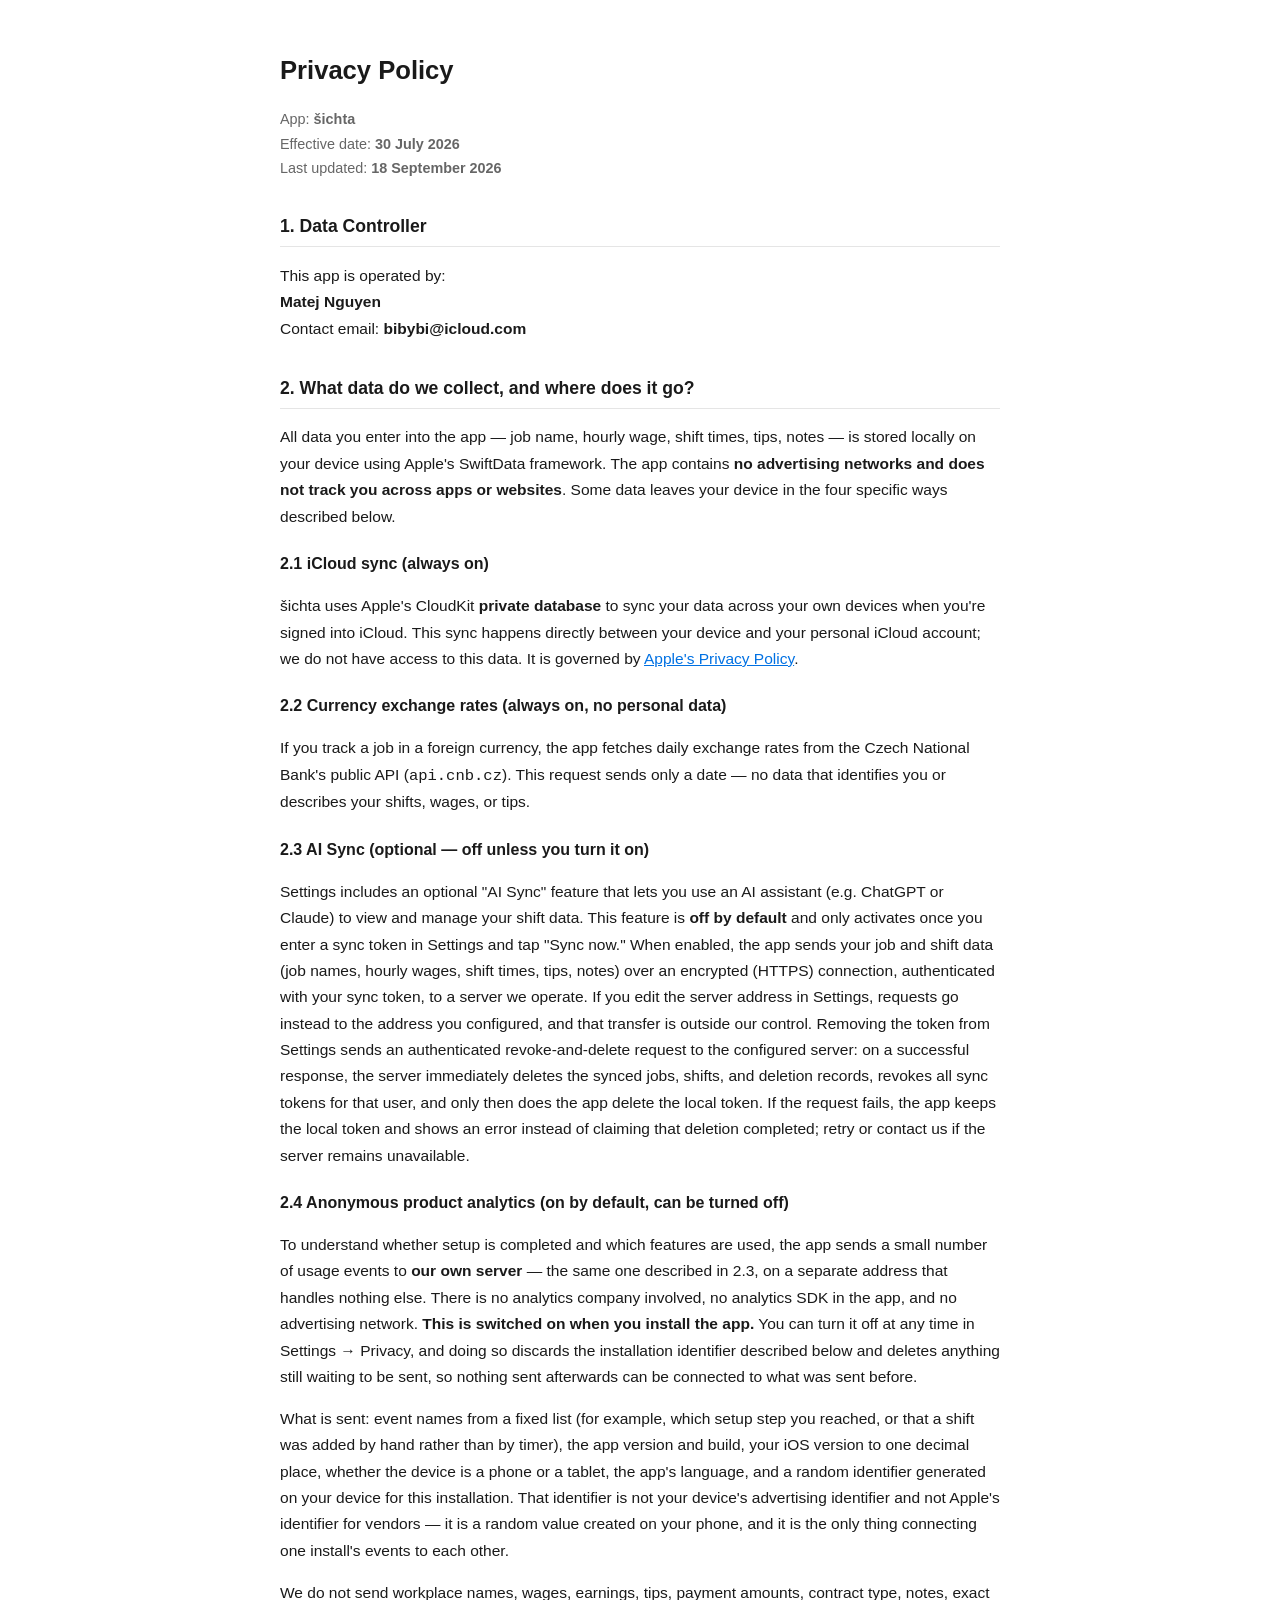
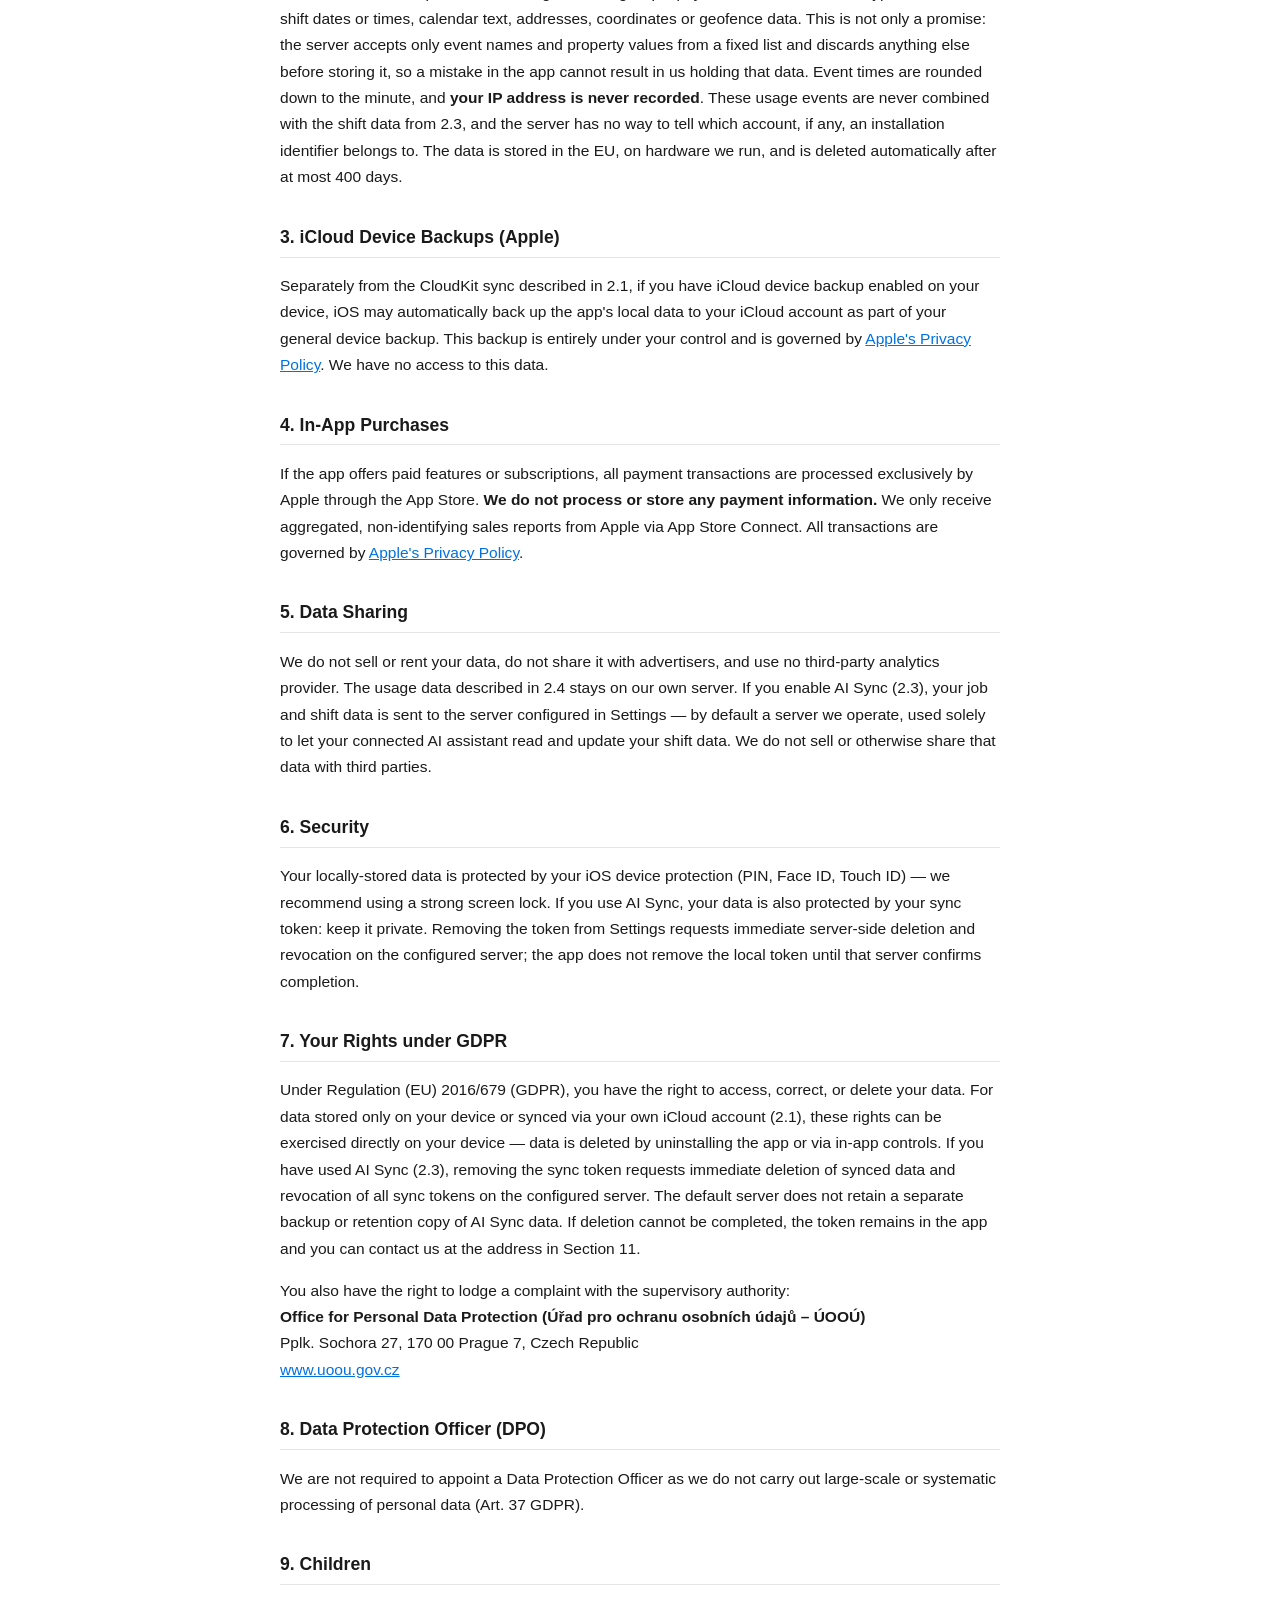
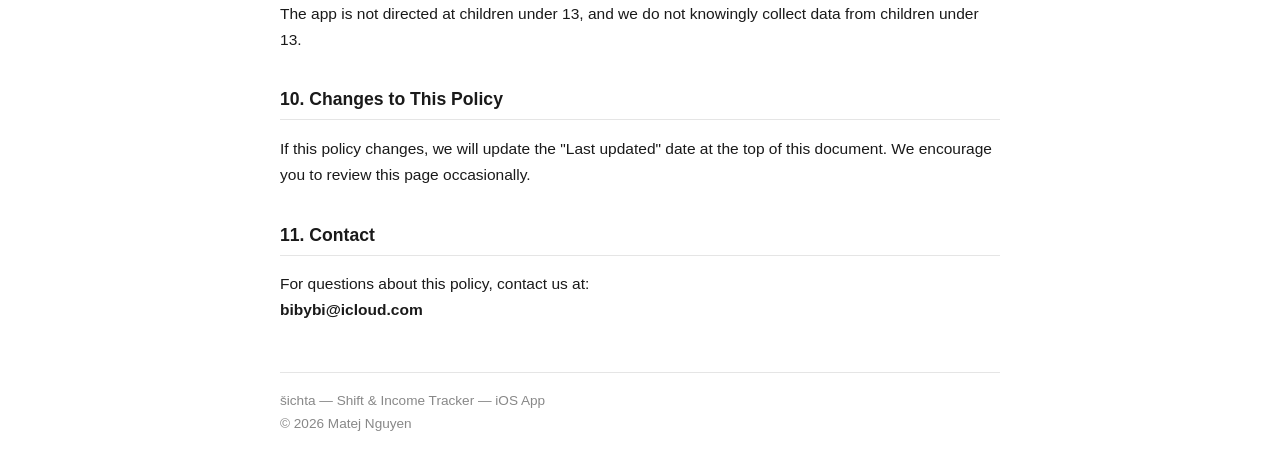
<file: privacy-policy.en.html>
<!DOCTYPE html>
<html lang="en">
<head>
  <meta charset="UTF-8">
  <meta name="viewport" content="width=device-width, initial-scale=1.0">
  <title>Privacy Policy – šichta</title>
  <style>
    body {
      font-family: -apple-system, BlinkMacSystemFont, "Segoe UI", sans-serif;
      max-width: 720px;
      margin: 0 auto;
      padding: 2rem 1.5rem;
      color: #1a1a1a;
      line-height: 1.7;
    }
    h1 { font-size: 1.6rem; margin-bottom: 0.25rem; }
    h2 { font-size: 1.1rem; margin-top: 2rem; border-bottom: 1px solid #e5e5e5; padding-bottom: 0.25rem; }
    p, li { font-size: 0.97rem; }
    .meta { color: #666; font-size: 0.9rem; margin-bottom: 2rem; }
    a { color: #0071e3; }
    footer { margin-top: 3rem; font-size: 0.85rem; color: #888; border-top: 1px solid #e5e5e5; padding-top: 1rem; }
  </style>
</head>
<body>

<h1>Privacy Policy</h1>
<p class="meta">
  App: <strong>šichta</strong><br>
  Effective date: <strong>30 July 2026</strong><br>
  Last updated: <strong>18 September 2026</strong>
</p>

<h2>1. Data Controller</h2>
<p>
  This app is operated by:<br>
  <strong>Matej Nguyen</strong><br>
  Contact email: <strong>bibybi@icloud.com</strong>
</p>

<h2>2. What data do we collect, and where does it go?</h2>
<p>
  All data you enter into the app — job name, hourly wage, shift times, tips, notes — is stored locally on your device using Apple's SwiftData framework. The app contains <strong>no advertising networks and does not track you across apps or websites</strong>. Some data leaves your device in the four specific ways described below.
</p>
<h3 style="font-size:1rem;margin-top:1.25rem;">2.1 iCloud sync (always on)</h3>
<p>
  šichta uses Apple's CloudKit <strong>private database</strong> to sync your data across your own devices when you're signed into iCloud. This sync happens directly between your device and your personal iCloud account; we do not have access to this data. It is governed by
  <a href="https://www.apple.com/legal/privacy/" target="_blank" rel="noopener">Apple's Privacy Policy</a>.
</p>
<h3 style="font-size:1rem;margin-top:1.25rem;">2.2 Currency exchange rates (always on, no personal data)</h3>
<p>
  If you track a job in a foreign currency, the app fetches daily exchange rates from the Czech National Bank's public API (<code>api.cnb.cz</code>). This request sends only a date — no data that identifies you or describes your shifts, wages, or tips.
</p>
<h3 style="font-size:1rem;margin-top:1.25rem;">2.3 AI Sync (optional — off unless you turn it on)</h3>
<p>
  Settings includes an optional "AI Sync" feature that lets you use an AI assistant (e.g. ChatGPT or Claude) to view and manage your shift data. This feature is <strong>off by default</strong> and only activates once you enter a sync token in Settings and tap "Sync now." When enabled, the app sends your job and shift data (job names, hourly wages, shift times, tips, notes) over an encrypted (HTTPS) connection, authenticated with your sync token, to a server we operate. If you edit the server address in Settings, requests go instead to the address you configured, and that transfer is outside our control. Removing the token from Settings sends an authenticated revoke-and-delete request to the configured server: on a successful response, the server immediately deletes the synced jobs, shifts, and deletion records, revokes all sync tokens for that user, and only then does the app delete the local token. If the request fails, the app keeps the local token and shows an error instead of claiming that deletion completed; retry or contact us if the server remains unavailable.
</p>
<h3 style="font-size:1rem;margin-top:1.25rem;">2.4 Anonymous product analytics (on by default, can be turned off)</h3>
<p>
  To understand whether setup is completed and which features are used, the app sends a small number of usage events to <strong>our own server</strong> — the same one described in 2.3, on a separate address that handles nothing else. There is no analytics company involved, no analytics SDK in the app, and no advertising network. <strong>This is switched on when you install the app.</strong> You can turn it off at any time in Settings → Privacy, and doing so discards the installation identifier described below and deletes anything still waiting to be sent, so nothing sent afterwards can be connected to what was sent before.
</p>
<p>
  What is sent: event names from a fixed list (for example, which setup step you reached, or that a shift was added by hand rather than by timer), the app version and build, your iOS version to one decimal place, whether the device is a phone or a tablet, the app's language, and a random identifier generated on your device for this installation. That identifier is not your device's advertising identifier and not Apple's identifier for vendors — it is a random value created on your phone, and it is the only thing connecting one install's events to each other.
</p>
<p>
  We do not send workplace names, wages, earnings, tips, payment amounts, contract type, notes, exact shift dates or times, calendar text, addresses, coordinates or geofence data. This is not only a promise: the server accepts only event names and property values from a fixed list and discards anything else before storing it, so a mistake in the app cannot result in us holding that data. Event times are rounded down to the minute, and <strong>your IP address is never recorded</strong>. These usage events are never combined with the shift data from 2.3, and the server has no way to tell which account, if any, an installation identifier belongs to. The data is stored in the EU, on hardware we run, and is deleted automatically after at most 400 days.
</p>

<h2>3. iCloud Device Backups (Apple)</h2>
<p>
  Separately from the CloudKit sync described in 2.1, if you have iCloud device backup enabled on your device, iOS may automatically back up the app's local data to your iCloud account as part of your general device backup. This backup is entirely under your control and is governed by
  <a href="https://www.apple.com/legal/privacy/" target="_blank" rel="noopener">Apple's Privacy Policy</a>.
  We have no access to this data.
</p>

<h2>4. In-App Purchases</h2>
<p>
  If the app offers paid features or subscriptions, all payment transactions are processed exclusively by Apple through the App Store. <strong>We do not process or store any payment information.</strong> We only receive aggregated, non-identifying sales reports from Apple via App Store Connect. All transactions are governed by
  <a href="https://www.apple.com/legal/privacy/" target="_blank" rel="noopener">Apple's Privacy Policy</a>.
</p>

<h2>5. Data Sharing</h2>
<p>
  We do not sell or rent your data, do not share it with advertisers, and use no third-party analytics provider. The usage data described in 2.4 stays on our own server. If you enable AI Sync (2.3), your job and shift data is sent to the server configured in Settings — by default a server we operate, used solely to let your connected AI assistant read and update your shift data. We do not sell or otherwise share that data with third parties.
</p>

<h2>6. Security</h2>
<p>
  Your locally-stored data is protected by your iOS device protection (PIN, Face ID, Touch ID) — we recommend using a strong screen lock. If you use AI Sync, your data is also protected by your sync token: keep it private. Removing the token from Settings requests immediate server-side deletion and revocation on the configured server; the app does not remove the local token until that server confirms completion.
</p>

<h2>7. Your Rights under GDPR</h2>
<p>
  Under Regulation (EU) 2016/679 (GDPR), you have the right to access, correct, or delete your data. For data stored only on your device or synced via your own iCloud account (2.1), these rights can be exercised directly on your device — data is deleted by uninstalling the app or via in-app controls. If you have used AI Sync (2.3), removing the sync token requests immediate deletion of synced data and revocation of all sync tokens on the configured server. The default server does not retain a separate backup or retention copy of AI Sync data. If deletion cannot be completed, the token remains in the app and you can contact us at the address in Section 11.
</p>
<p>
  You also have the right to lodge a complaint with the supervisory authority:<br>
  <strong>Office for Personal Data Protection (Úřad pro ochranu osobních údajů – ÚOOÚ)</strong><br>
  Pplk. Sochora 27, 170 00 Prague 7, Czech Republic<br>
  <a href="https://www.uoou.gov.cz" target="_blank" rel="noopener">www.uoou.gov.cz</a>
</p>

<h2>8. Data Protection Officer (DPO)</h2>
<p>
  We are not required to appoint a Data Protection Officer as we do not carry out large-scale or systematic processing of personal data (Art. 37 GDPR).
</p>

<h2>9. Children</h2>
<p>
  The app is not directed at children under 13, and we do not knowingly collect data from children under 13.
</p>

<h2>10. Changes to This Policy</h2>
<p>
  If this policy changes, we will update the "Last updated" date at the top of this document. We encourage you to review this page occasionally.
</p>

<h2>11. Contact</h2>
<p>
  For questions about this policy, contact us at:<br>
  <strong>bibybi@icloud.com</strong>
</p>

<footer>
  šichta &mdash; Shift &amp; Income Tracker &mdash; iOS App<br>
  &copy; 2026 Matej Nguyen
</footer>

</body>
</html>
</file>
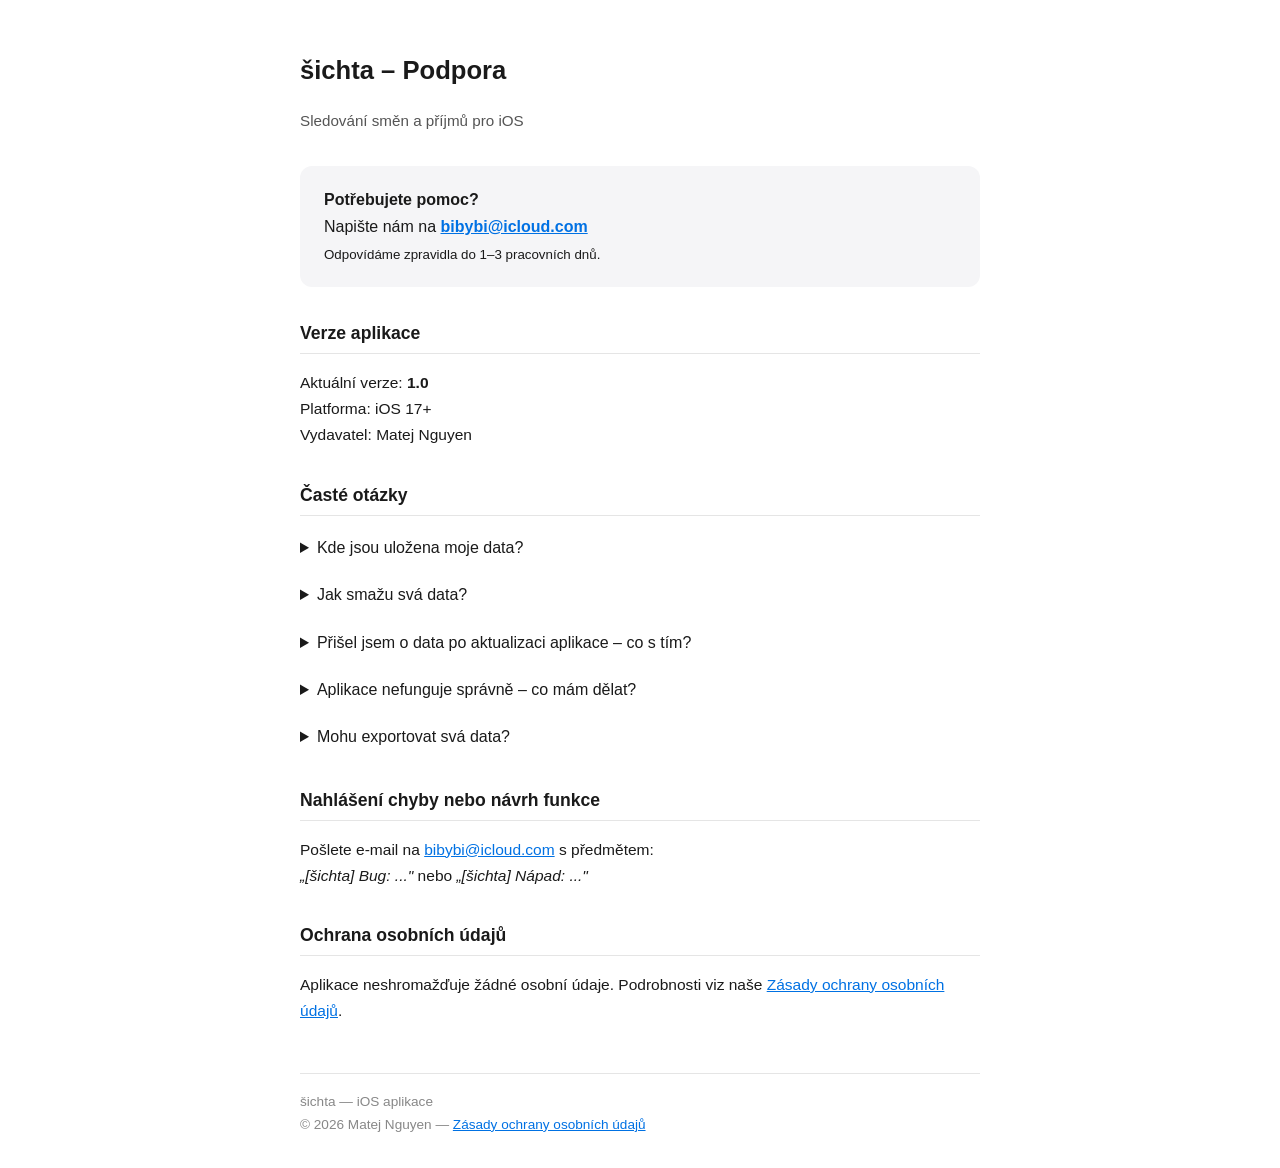
<file: support.cs.html>
<!DOCTYPE html>
<html lang="cs">
<head>
  <meta charset="UTF-8">
  <meta name="viewport" content="width=device-width, initial-scale=1.0">
  <title>Podpora – šichta</title>
  <style>
    body {
      font-family: -apple-system, BlinkMacSystemFont, "Segoe UI", sans-serif;
      max-width: 680px;
      margin: 0 auto;
      padding: 2rem 1.5rem;
      color: #1a1a1a;
      line-height: 1.7;
    }
    h1 { font-size: 1.6rem; margin-bottom: 0.25rem; }
    h2 { font-size: 1.1rem; margin-top: 2rem; border-bottom: 1px solid #e5e5e5; padding-bottom: 0.25rem; }
    p, li { font-size: 0.97rem; }
    .subtitle { color: #555; font-size: 0.95rem; margin-bottom: 2rem; }
    .contact-box {
      background: #f5f5f7;
      border-radius: 12px;
      padding: 1.25rem 1.5rem;
      margin: 1.5rem 0;
    }
    .contact-box a { color: #0071e3; font-weight: 600; }
    a { color: #0071e3; }
    details { margin: 0.75rem 0; }
    summary { cursor: pointer; font-weight: 500; padding: 0.25rem 0; }
    details p { margin: 0.5rem 0 0.5rem 1rem; color: #333; }
    footer { margin-top: 3rem; font-size: 0.85rem; color: #888; border-top: 1px solid #e5e5e5; padding-top: 1rem; }
  </style>
</head>
<body>

<h1>šichta – Podpora</h1>
<p class="subtitle">Sledování směn a příjmů pro iOS</p>

<div class="contact-box">
  <strong>Potřebujete pomoc?</strong><br>
  Napište nám na <a href="mailto:bibybi@icloud.com">bibybi@icloud.com</a><br>
  <small>Odpovídáme zpravidla do 1–3 pracovních dnů.</small>
</div>

<h2>Verze aplikace</h2>
<p>
  Aktuální verze: <strong>1.0</strong><br>
  Platforma: iOS 17+<br>
  Vydavatel: Matej Nguyen
</p>

<h2>Časté otázky</h2>

<details>
  <summary>Kde jsou uložena moje data?</summary>
  <p>Veškerá data jsou uložena výhradně na vašem zařízení pomocí SwiftData. Žádná data se neodesílají na servery ani třetím stranám. Pokud máte povoleno iCloud Backup, iOS může data automaticky zálohovat do vašeho iCloud účtu.</p>
</details>

<details>
  <summary>Jak smažu svá data?</summary>
  <p>Jednotlivé směny a pracovní pozice smažete přímo v aplikaci. Chcete-li smazat data AI Sync z nastaveného serveru, vymažte sync token v Nastavení. šichta nejprve požádá server o smazání synchronizovaných prací, směn a záznamů o mazání a o zrušení všech sync tokenů; místní token odstraní až po potvrzení dokončení serverem. Pokud požadavek selže, token zůstane zobrazený, abyste mohli akci zopakovat.</p>
</details>

<details>
  <summary>Přišel jsem o data po aktualizaci aplikace – co s tím?</summary>
  <p>Napište nám na podporu s popisem situace. Pokud máte iCloud Backup povolený, data mohou být obnovitelná z poslední zálohy přes Nastavení → [Vaše jméno] → iCloud → Spravovat zálohu.</p>
</details>

<details>
  <summary>Aplikace nefunguje správně – co mám dělat?</summary>
  <p>Zkuste aplikaci zavřít a znovu otevřít. Pokud problém přetrvává, restartujte zařízení. Stále přetrvává? Napište nám s popisem problému a verzí iOS.</p>
</details>

<details>
  <summary>Mohu exportovat svá data?</summary>
  <p>Ano. <strong>šichta Pro</strong> obsahuje export do CSV. Otevři záložku Historie, klepni na ikonu sdílení vpravo nahoře a soubor pošli účetnímu nebo ulož do Souborů.</p>
</details>

<h2>Nahlášení chyby nebo návrh funkce</h2>
<p>
  Pošlete e-mail na <a href="mailto:bibybi@icloud.com">bibybi@icloud.com</a> s předmětem:<br>
  <em>„[šichta] Bug: ..."</em> nebo <em>„[šichta] Nápad: ..."</em>
</p>

<h2>Ochrana osobních údajů</h2>
<p>
  Aplikace neshromažďuje žádné osobní údaje.
  Podrobnosti viz naše <a href="privacy-policy.cs.html">Zásady ochrany osobních údajů</a>.
</p>

<footer>
  šichta &mdash; iOS aplikace<br>
  &copy; 2026 Matej Nguyen &mdash;
  <a href="privacy-policy.cs.html">Zásady ochrany osobních údajů</a>
</footer>

</body>
</html>
</file>
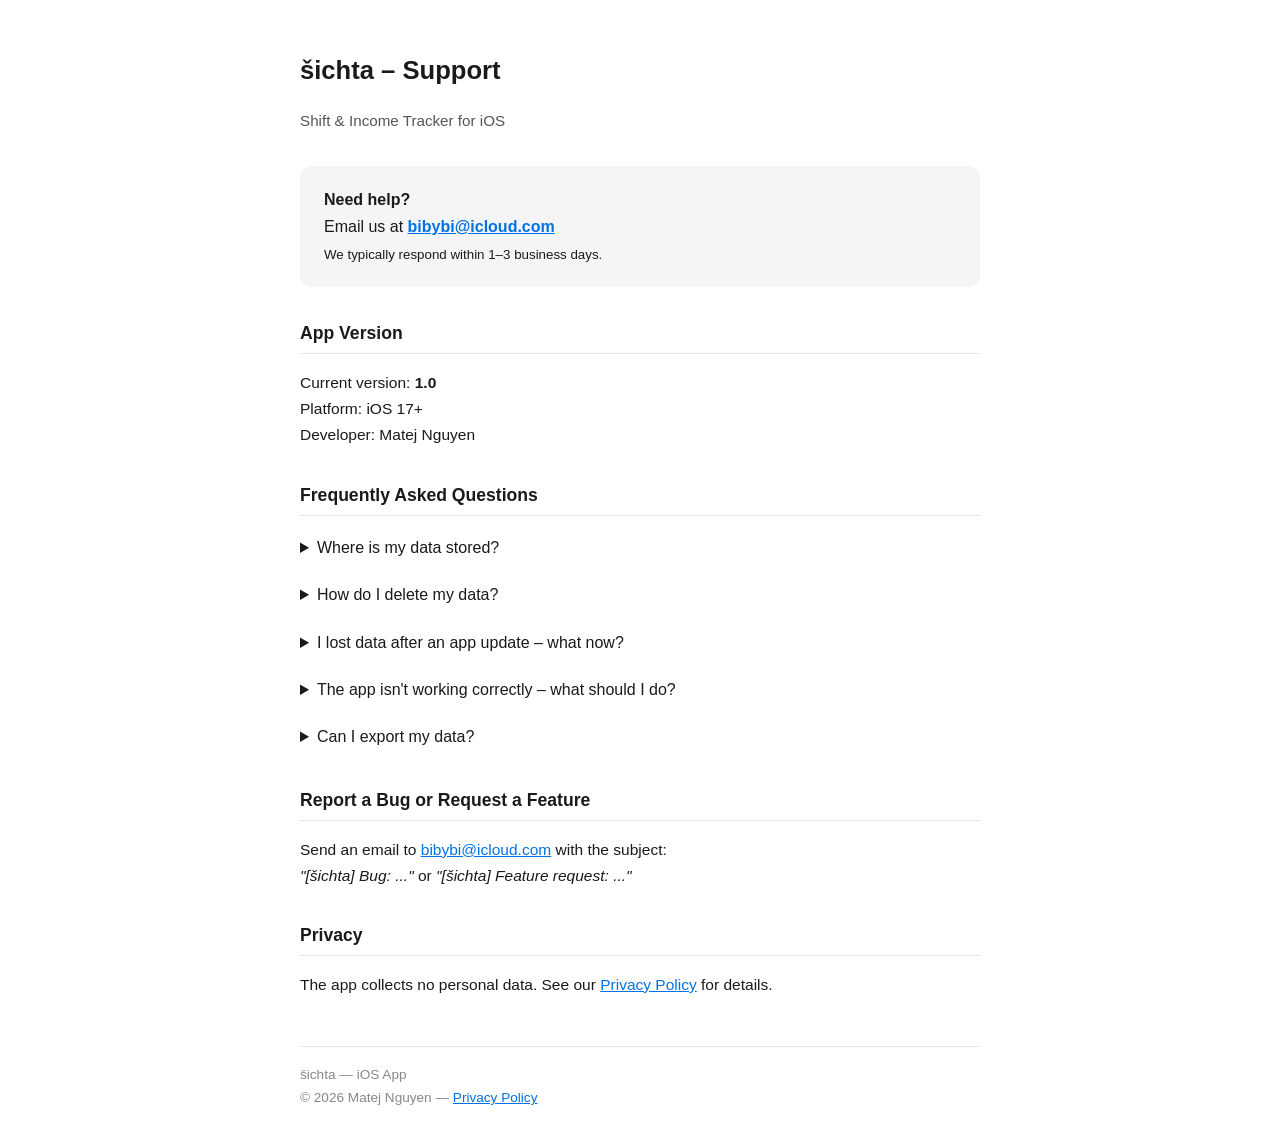
<file: support.en.html>
<!DOCTYPE html>
<html lang="en">
<head>
  <meta charset="UTF-8">
  <meta name="viewport" content="width=device-width, initial-scale=1.0">
  <title>Support – šichta</title>
  <style>
    body {
      font-family: -apple-system, BlinkMacSystemFont, "Segoe UI", sans-serif;
      max-width: 680px;
      margin: 0 auto;
      padding: 2rem 1.5rem;
      color: #1a1a1a;
      line-height: 1.7;
    }
    h1 { font-size: 1.6rem; margin-bottom: 0.25rem; }
    h2 { font-size: 1.1rem; margin-top: 2rem; border-bottom: 1px solid #e5e5e5; padding-bottom: 0.25rem; }
    p, li { font-size: 0.97rem; }
    .subtitle { color: #555; font-size: 0.95rem; margin-bottom: 2rem; }
    .contact-box {
      background: #f5f5f7;
      border-radius: 12px;
      padding: 1.25rem 1.5rem;
      margin: 1.5rem 0;
    }
    .contact-box a { color: #0071e3; font-weight: 600; }
    a { color: #0071e3; }
    details { margin: 0.75rem 0; }
    summary { cursor: pointer; font-weight: 500; padding: 0.25rem 0; }
    details p { margin: 0.5rem 0 0.5rem 1rem; color: #333; }
    footer { margin-top: 3rem; font-size: 0.85rem; color: #888; border-top: 1px solid #e5e5e5; padding-top: 1rem; }
  </style>
</head>
<body>

<h1>šichta – Support</h1>
<p class="subtitle">Shift &amp; Income Tracker for iOS</p>

<div class="contact-box">
  <strong>Need help?</strong><br>
  Email us at <a href="mailto:bibybi@icloud.com">bibybi@icloud.com</a><br>
  <small>We typically respond within 1–3 business days.</small>
</div>

<h2>App Version</h2>
<p>
  Current version: <strong>1.0</strong><br>
  Platform: iOS 17+<br>
  Developer: Matej Nguyen
</p>

<h2>Frequently Asked Questions</h2>

<details>
  <summary>Where is my data stored?</summary>
  <p>All data is stored exclusively on your device using SwiftData. Nothing is sent to servers or third parties. If iCloud Backup is enabled, iOS may automatically back up app data to your iCloud account.</p>
</details>

<details>
  <summary>How do I delete my data?</summary>
  <p>Delete individual shifts and jobs directly within the app. To delete AI Sync data from the configured server, clear the sync token in Settings. šichta first asks the server to delete your synced jobs, shifts, and deletion records and revoke all sync tokens; the local token is removed only after the server confirms completion. If the request fails, the token remains visible so you can retry.</p>
</details>

<details>
  <summary>I lost data after an app update – what now?</summary>
  <p>Contact us with a description of what happened. If you have iCloud Backup enabled, data may be recoverable from your last backup via Settings → [Your name] → iCloud → Manage Backup.</p>
</details>

<details>
  <summary>The app isn't working correctly – what should I do?</summary>
  <p>Try force-closing and reopening the app. If the issue persists, restart your device. Still happening? Email us with a description of the problem and your iOS version.</p>
</details>

<details>
  <summary>Can I export my data?</summary>
  <p>Yes. <strong>šichta Pro</strong> includes CSV export. Open the History tab, tap the share icon in the top-right corner, and share the file with your accountant or save it to Files.</p>
</details>

<h2>Report a Bug or Request a Feature</h2>
<p>
  Send an email to <a href="mailto:bibybi@icloud.com">bibybi@icloud.com</a> with the subject:<br>
  <em>"[šichta] Bug: ..."</em> or <em>"[šichta] Feature request: ..."</em>
</p>

<h2>Privacy</h2>
<p>
  The app collects no personal data.
  See our <a href="privacy-policy.en.html">Privacy Policy</a> for details.
</p>

<footer>
  šichta &mdash; iOS App<br>
  &copy; 2026 Matej Nguyen &mdash;
  <a href="privacy-policy.en.html">Privacy Policy</a>
</footer>

</body>
</html>
</file>
<file: assets/site.css>
/* šichta landing page. Tokens from the app (Sichta/Theme/AppTheme.swift) and the
   redesign board's sichta.css: no radii, hairlines, hard offset shadows, inverted
   bitmap labels, colour blocks, crop ticks. Fonts are self-hosted (SIL OFL). */
@font-face { font-family: 'Geist'; src: url('fonts/Geist-Regular.woff2') format('woff2'); font-weight: 400; font-display: swap; }
@font-face { font-family: 'Geist'; src: url('fonts/Geist-Medium.woff2') format('woff2'); font-weight: 500; font-display: swap; }
@font-face { font-family: 'Geist'; src: url('fonts/Geist-SemiBold.woff2') format('woff2'); font-weight: 600; font-display: swap; }
@font-face { font-family: 'Handjet'; src: url('fonts/Handjet-Medium.woff2') format('woff2'); font-weight: 500; font-display: swap; }
@font-face { font-family: 'Handjet'; src: url('fonts/Handjet-Bold.woff2') format('woff2'); font-weight: 700; font-display: swap; }

:root {
  color-scheme: light dark;
  --bg: #F7F5F0;
  --surface: #FDFCFB;
  --panel: #E9E5DC;
  --ink: #1E1B16;
  --muted: #736D63;
  --fill: #2E7038;
  --shadow: rgba(30, 27, 22, .32);
  --pad: clamp(16px, 2.2vw, 32px);
  --mono: 'Handjet', ui-monospace, monospace;
}
/* Dark: the app's Slate dark mode (AppTheme.swift, #97). Mint blocks and the
   forest night section keep their own colours. */
@media (prefers-color-scheme: dark) {
  :root {
    --bg: #0F1113;
    --surface: #191C1F;
    --panel: #22262A;
    --ink: #F2F4F6;
    --muted: #98A0A8;
    --fill: #2F7E3C;
    --shadow: rgba(0, 0, 0, .6);
  }
  .night { --bg: #10291A; }
  .foot { border-top: 1px solid #30353A; }
}
* { box-sizing: border-box; }
html { scroll-behavior: smooth; -webkit-text-size-adjust: 100%; }
@media (prefers-reduced-motion: reduce) { html { scroll-behavior: auto; } }
body {
  margin: 0; background: var(--bg); color: var(--ink);
  font-family: 'Geist', system-ui, sans-serif; font-size: 16px; line-height: 1.25;
  -webkit-font-smoothing: antialiased;
}
a { color: inherit; }
a:focus-visible, summary:focus-visible { outline: 2px solid var(--fill); outline-offset: 2px; }
img { display: block; max-width: 100%; height: auto; }
.skip { position: absolute; left: -9999px; }
.skip:focus { left: 8px; top: 8px; z-index: 10; background: var(--ink); color: var(--bg); padding: 8px 12px; }

/* Blocks */
.wrap { padding-left: var(--pad); padding-right: var(--pad); }
/* Colour block: the same mint in both modes, so it sets every token it uses. */
.blk { --bg: #8CD49A; --surface: #FDFCFB; --panel: #E9E5DC; --ink: #1E1B16; --muted: #2A4A35; --fill: #2E7038; --shadow: rgba(16, 41, 26, .4); background: var(--bg); color: var(--ink); }
.night { --bg: #10291A; --surface: #173524; --panel: #173524; --ink: #F4F2EE; --muted: #A9C2AF; --shadow: rgba(0, 0, 0, .5); background: var(--bg); color: var(--ink); }
.dots { background-image: radial-gradient(color-mix(in srgb, var(--ink) 55%, transparent) .8px, transparent 1px); background-size: 8px 8px; }
.dither { position: absolute; opacity: .6; background-image: radial-gradient(var(--ink) 1px, transparent 1.2px); background-size: 4px 4px; -webkit-mask-image: radial-gradient(closest-side, #000 35%, transparent 100%); mask-image: radial-gradient(closest-side, #000 35%, transparent 100%); pointer-events: none; }
.crop { position: relative; }
.crop > .tk { position: absolute; width: 8px; height: 8px; border: 0 solid var(--ink); pointer-events: none; }
.crop > .tl { top: 8px; left: 8px; border-top-width: 1px; border-left-width: 1px; }
.crop > .tr { top: 8px; right: 8px; border-top-width: 1px; border-right-width: 1px; }
.crop > .bl { bottom: 8px; left: 8px; border-bottom-width: 1px; border-left-width: 1px; }
.crop > .br { bottom: 8px; right: 8px; border-bottom-width: 1px; border-right-width: 1px; }

/* Type */
.mono { font-family: var(--mono); font-weight: 500; font-size: 16px; line-height: 1; letter-spacing: .06em; text-transform: uppercase; }
.mono, .chip, .win-bar, summary { font-variant-ligatures: none; word-spacing: .18em; }
.hero-h { margin: 0; font-weight: 500; font-size: clamp(52px, 9.6vw, 140px); line-height: .95; letter-spacing: -.045em; }
.sec-h { margin: 0; font-weight: 500; font-size: clamp(40px, 5.6vw, 82px); line-height: .9; letter-spacing: -.04em; }
.lead { margin: 0; font-size: clamp(18px, 1.6vw, 22px); line-height: 1.25; letter-spacing: .01em; }
.body { margin: 0; font-size: 17px; line-height: 1.3; letter-spacing: .01em; }
.chip { display: inline-block; background: var(--ink); color: var(--bg); font-family: var(--mono); font-weight: 500; font-size: 20px; line-height: 1; padding: 2px 6px; white-space: nowrap; }
.chip-pro { font-size: 16px; padding: 1px 5px; margin-left: 6px; vertical-align: 1px; letter-spacing: .04em; }

/* Nav */
body > header.nav { position: sticky; top: 0; z-index: 20; background: var(--bg); }
main section[id] { scroll-margin-top: 48px; }
.nav { display: flex; justify-content: space-between; align-items: stretch; flex-wrap: wrap; font-weight: 500; font-size: 18px; letter-spacing: .03em; border-bottom: 1px solid var(--ink); }
.nav a { display: flex; align-items: center; min-height: 48px; padding: 0 10px; text-decoration: none; }
.nav a:hover { text-decoration: underline; text-underline-offset: .2em; }
.nav .brand { padding-left: var(--pad); font-weight: 600; font-size: 22px; letter-spacing: -.02em; }
.nav .grp { display: flex; flex-wrap: wrap; }
.nav a.cta { background: var(--ink); color: var(--bg); padding: 0 14px; }
.nav a.cta:hover { text-decoration: none; background: var(--fill); color: #fff; }
@media (max-width: 720px) {
  .nav .sections, .nav .wide { display: none; }
  .nav { font-size: 16px; flex-wrap: nowrap; }
  .nav a.cta { padding: 0 12px; }
}

/* Hero */
.hero { padding-top: clamp(56px, 9vw, 150px); padding-bottom: 40px; }
@media (max-width: 720px) { .hero-h br { display: none; } }
.hero-meta { display: flex; justify-content: space-between; gap: 16px; flex-wrap: wrap; margin-top: 40px; }

/* Stage: real screenshots in board windows */
.stage-sec { padding-top: 56px; padding-bottom: 72px; overflow: hidden; }
.stage { position: relative; display: grid; grid-template-columns: repeat(3, minmax(0, 1fr)); gap: clamp(16px, 2.4vw, 32px); align-items: start; max-width: 1200px; margin: 0 auto; }
.stage > figure:nth-child(1) { margin-top: 48px; }
.stage > figure:nth-child(3) { margin-top: 96px; }
.win { margin: 0; background: var(--panel); border: 1px solid var(--ink); box-shadow: 3px 3px 0 var(--shadow); }
.win-bar { display: flex; justify-content: space-between; align-items: center; gap: 8px; background: var(--ink); color: var(--bg); font-family: var(--mono); font-weight: 500; font-size: 20px; line-height: 1; padding: 4px 8px; }
.win img { width: 100%; aspect-ratio: 640 / 836; background: var(--bg); }
/* Live running card: SVG text over a screenshot with the changing parts removed */
.live { position: relative; }
.live-ov { position: absolute; inset: 0; width: 100%; height: 100%; visibility: hidden; }
.live.on .live-ov { visibility: visible; }
.live-ov text { font-variant-ligatures: none; }
.lv-cents { overflow: hidden; }
.lv-timer { font-family: 'Handjet', ui-monospace, monospace; font-weight: 500; font-size: 265px; fill: #1E1B16; }
.lv-int { font-family: 'Geist', system-ui, sans-serif; font-weight: 500; font-size: 165px; letter-spacing: -14px; fill: #1E1B16; }
.lv-roll { transition: transform .16s ease-out; }
.lv-roll text { font-family: 'Geist', system-ui, sans-serif; font-weight: 500; font-size: 99px; fill: #8CD49A; text-anchor: middle; }
.lv-line { font-family: 'Handjet', ui-monospace, monospace; font-weight: 500; font-size: 61.7px; fill: #1E1B16; }
.lv-muted { fill: #736D63; }
.lv-fill { fill: #1E1B16; }
.lv-frame { fill: none; stroke: #1E1B16; stroke-width: 3; }
@media (prefers-reduced-motion: reduce) { .lv-roll { transition: none; } }

/* Stage shader (assets/site.js); the CSS dots stay as the fallback */
.stage-sec > canvas.shader { position: absolute; inset: 0; width: 100%; height: 100%; pointer-events: none; filter: blur(.8px); }
.stage-sec.shader-on { background-image: none; }
.stage-sec.shader-on .dither { display: none; }

@media (max-width: 760px) {
  .stage { display: flex; overflow-x: auto; scroll-snap-type: x mandatory; gap: 16px; margin: 0 calc(-1 * var(--pad)); padding: 0 var(--pad) 12px; -webkit-overflow-scrolling: touch; }
  .stage > figure { flex: 0 0 78%; scroll-snap-align: center; margin-top: 0 !important; }
}

/* Sections */
.sec { padding-top: clamp(64px, 8vw, 96px); padding-bottom: clamp(64px, 8vw, 96px); }
.cols { display: grid; grid-template-columns: repeat(auto-fit, minmax(240px, 1fr)); gap: 32px; }
.cols-f { grid-template-columns: repeat(auto-fit, minmax(220px, 1fr)); gap: 40px 32px; }
.rule { border-left: 1px solid var(--ink); padding-left: 12px; }
.rule h3 { margin: 0 0 18px; }
.rule h3.mono { font-weight: 700; font-size: 22px; letter-spacing: .04em; }
.note { margin: 40px 0 0; color: var(--muted); font-size: 15px; line-height: 1.35; max-width: 720px; }
.note a { text-underline-offset: .15em; }

/* Beta CTA */
.beta { padding-top: 72px; padding-bottom: 72px; }
.beta-row { display: flex; flex-wrap: wrap; justify-content: space-between; align-items: center; gap: 24px; }
.beta-row a { text-underline-offset: .12em; text-decoration-thickness: 3px; }
.beta-row a:hover { background: var(--ink); color: var(--bg); text-decoration: none; }
.beta p { margin: 28px 0 0; max-width: 640px; }

/* FAQ */
.faqs { margin-top: 56px; display: flex; flex-direction: column; gap: 16px; max-width: 860px; }
details.faq { border-left: 1px dotted var(--ink); padding: 0 0 0 12px; }
details.faq[open] { border-left-style: solid; }
details.faq > summary { display: flex; justify-content: space-between; align-items: center; gap: 16px; min-height: 56px; cursor: pointer; list-style: none; font-family: var(--mono); font-weight: 500; font-size: clamp(22px, 2.2vw, 28px); line-height: 1.05; letter-spacing: .02em; }
details.faq > summary::-webkit-details-marker { display: none; }
details.faq > summary::after { content: '+'; display: grid; place-items: center; flex: none; width: 24px; height: 24px; border: 1px solid var(--ink); font-family: var(--mono); font-size: 20px; line-height: 1; }
details.faq[open] > summary::after { content: '−'; }
details.faq > p { margin: 0; padding: 4px 0 24px; max-width: 720px; font-size: clamp(18px, 1.8vw, 22px); line-height: 1.3; }
details.faq a { text-underline-offset: .15em; }

/* Footer */
.foot { padding-top: 32px; padding-bottom: 40px; }
.wordmark { font-weight: 500; font-size: clamp(96px, 22vw, 330px); line-height: .78; letter-spacing: -.06em; }
.foot .nav { margin-top: 32px; font-size: 16px; border-top: 1px solid var(--ink); border-bottom: 0; padding-top: 8px; }
.foot .nav span { display: flex; align-items: center; min-height: 48px; }
@media (max-width: 720px) {
  .foot .nav { flex-wrap: wrap; flex-direction: column; }
  .foot .nav a { padding: 0 20px 0 0; }
}
</file>
